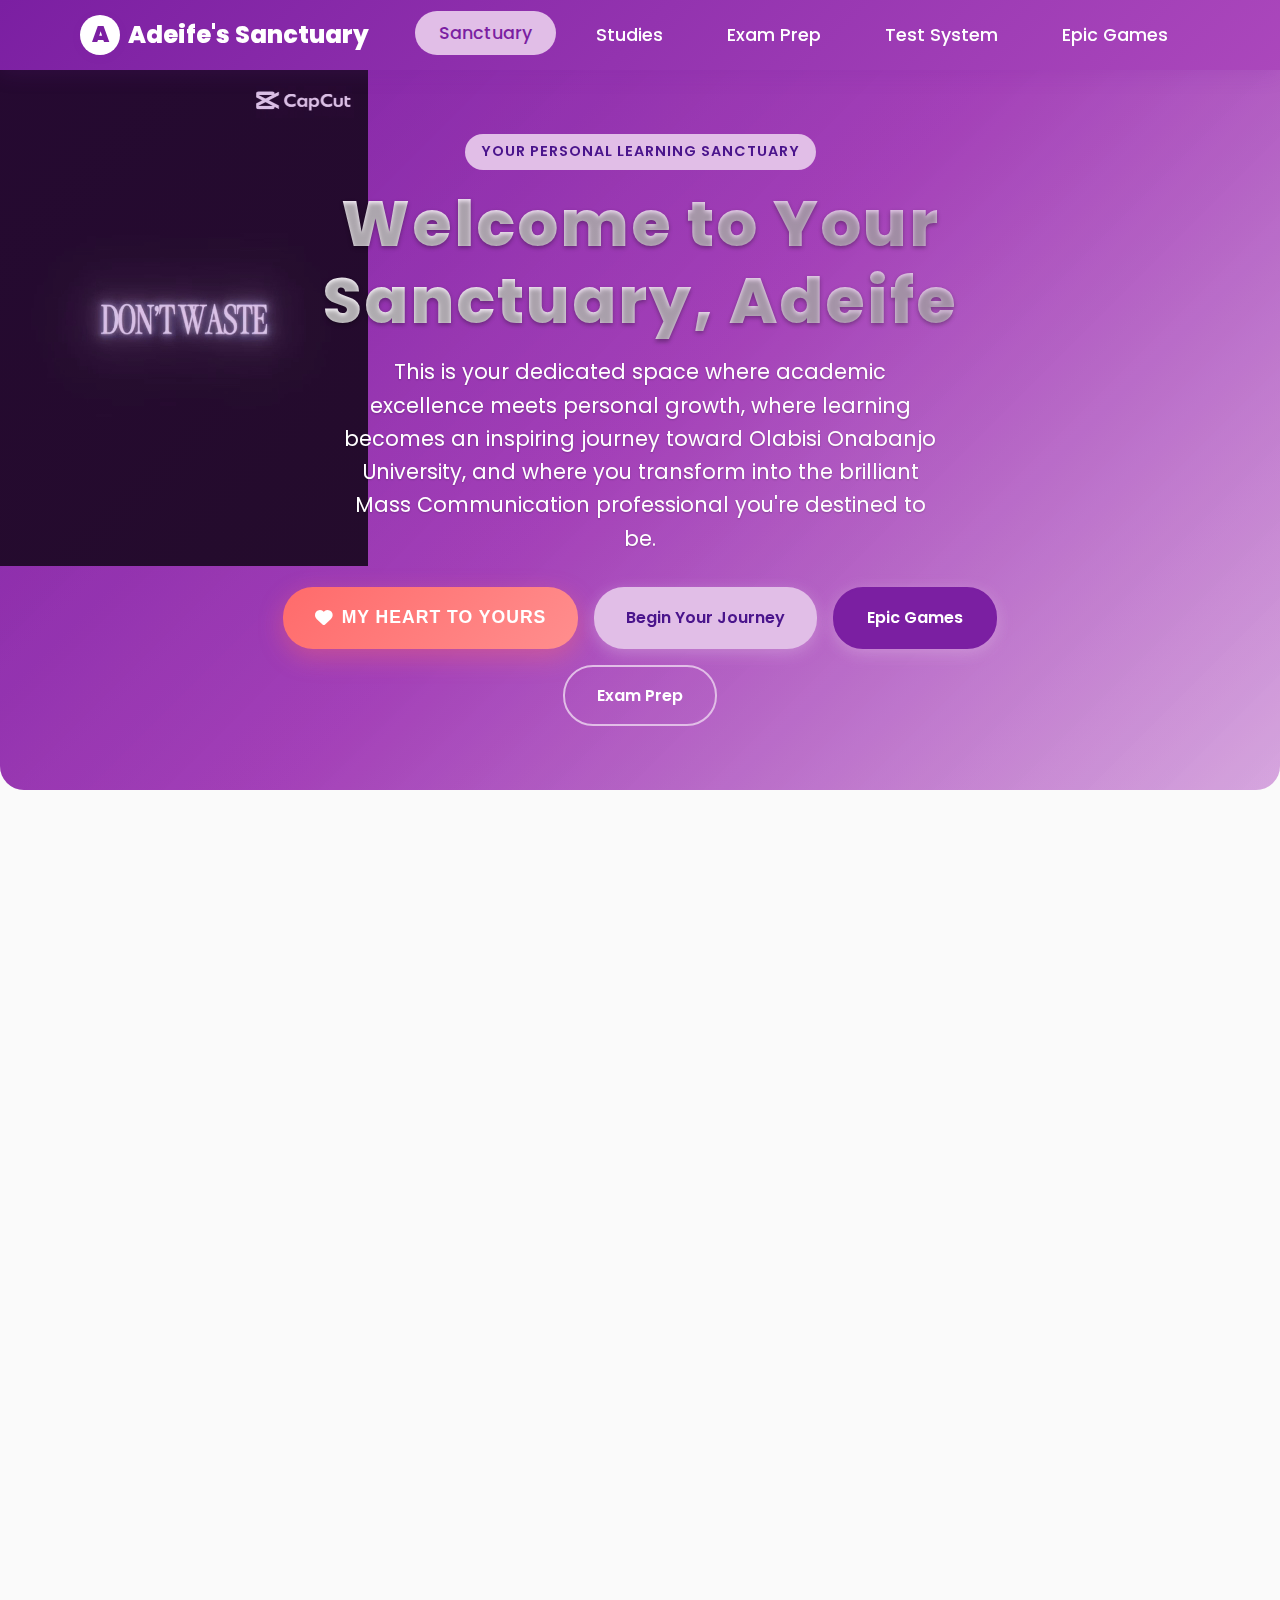
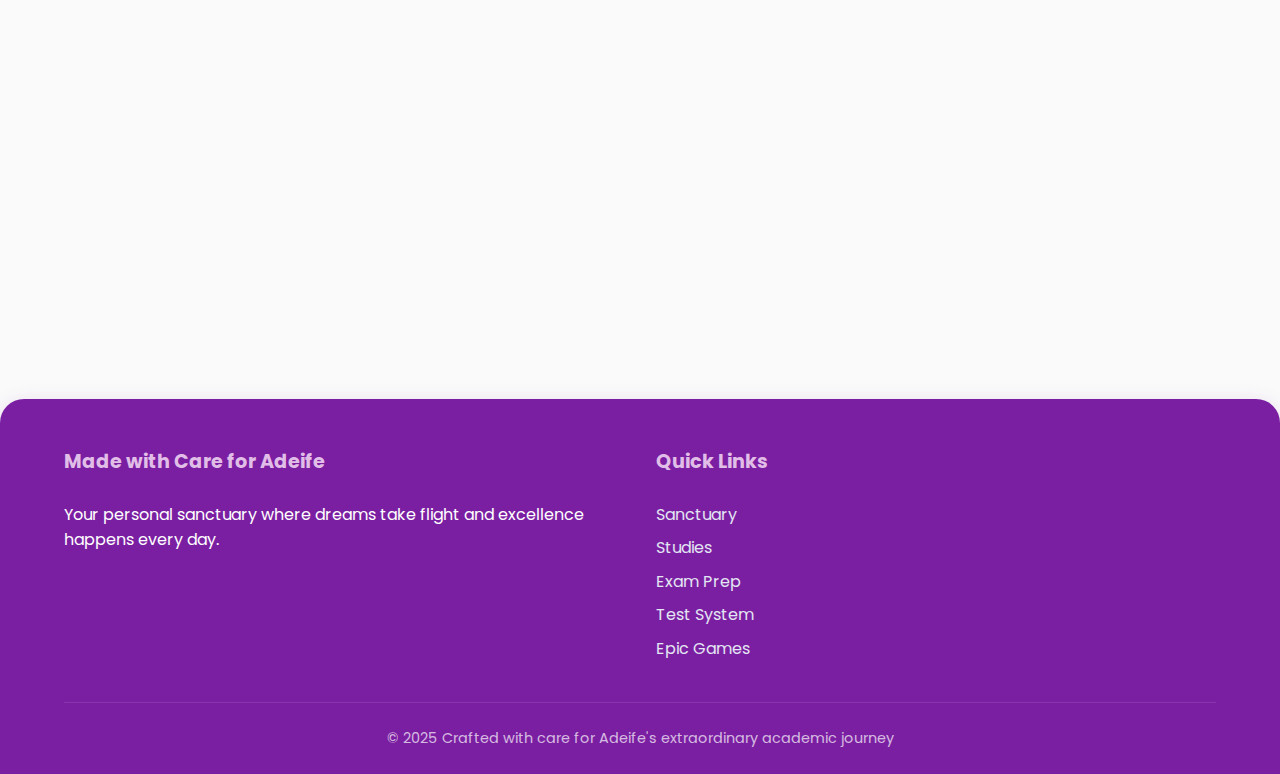
<file: index.html>
<!DOCTYPE html>
<html lang="en">
<head>
    <meta charset="UTF-8">
    <meta name="viewport" content="width=device-width, initial-scale=1.0">
    <title>Adeife's Sanctuary - Your Personal Learning Wonderland</title>
    <link rel="stylesheet" href="styles.css">
    <link rel="stylesheet" href="apology-styles.css">
    <link rel="preconnect" href="https://fonts.googleapis.com">
    <link rel="preconnect" href="https://fonts.gstatic.com" crossorigin>
    <link href="https://fonts.googleapis.com/css2?family=Poppins:wght@300;400;500;600;700;800&display=swap" rel="stylesheet">
    <link rel="stylesheet" href="https://cdnjs.cloudflare.com/ajax/libs/font-awesome/6.0.0/css/all.min.css">
</head>
<body>
    <header>
        <div class="container">
            <div class="header-wrapper">
                <div class="logo-container">
                    <a href="index.html" class="logo">
                        <div class="logo-icon">A</div>
                        Adeife's Sanctuary
                    </a>
                </div>
                
                <button class="mobile-menu-toggle" onclick="toggleMobileMenu()">
                    <span></span>
                    <span></span>
                    <span></span>
                </button>
                
                <nav class="main-nav" id="mainNav">
                    <a href="index.html" class="active">Sanctuary</a>
                    <a href="masscom.html">Studies</a>
                    <a href="examprep.html">Exam Prep</a>
                    <a href="comprehensive-test-system.html">Test System</a>
                    <a href="games.html">Epic Games</a>
                </nav>
            </div>
        </div>
    </header>

    <section class="hero">
        <div class="hero-background">
            <video autoplay muted loop class="hero-video">
                <source src="slideshow.mp4" type="video/mp4">
                Your browser does not support the video tag.
            </video>
            <div class="hero-overlay"></div>
        </div>
        <div class="hero-content">
            <div class="hero-tagline">Your Personal Learning Sanctuary</div>
            <h1>Welcome to Your Sanctuary, Adeife</h1>
            <p>This is your dedicated space where academic excellence meets personal growth, where learning becomes an inspiring journey toward Olabisi Onabanjo University, and where you transform into the brilliant Mass Communication professional you're destined to be.</p>
            <div class="hero-buttons">
                <button class="btn btn-apology" onclick="showApology()">
                    <i class="fas fa-heart"></i>
                    My Heart to Yours
                    <span class="btn-glow"></span>
                </button>
                <a href="masscom.html" class="btn">Begin Your Journey</a>
                <a href="games.html" class="btn btn-secondary">Epic Games</a>
                <a href="examprep.html" class="btn btn-outline">Exam Prep</a>
            </div>
        </div>
    </section>

    <main>
        <div class="container">
            <section class="intro animate">
                <div class="section-title">
                    <h2>Your Personal Learning Sanctuary</h2>
                    <p>Where excellence meets inspiration, and dreams become reality</p>
                </div>
                <div class="intro-content">
                    <p>Welcome to your sanctuary, Adeife - a comprehensive learning environment crafted specifically for your success. Here, learning transcends traditional boundaries; it's an inspiring journey where every lesson brings you closer to your professional aspirations. You're not just a student; you're a future media professional in development.</p>
            
                    <div class="special-message">
                        <p><strong>You Are Destined for Greatness</strong></p>
                    </div>
                </div>
                
                <div class="motivation-carousel">
                    <div class="quote-container">
                        <div class="quote active">
                            <p>"Adeife, you possess the intellectual capacity and determination needed for excellence. Every concept you master brings you closer to becoming the media professional the industry needs."</p>
                            <span class="quote-author">- Your Academic Foundation</span>
                        </div>
                        <div class="quote">
                            <p>"In this sanctuary, your potential is unlimited. Your curiosity drives discovery, your dedication ensures mastery, and your vision shapes your future."</p>
                            <span class="quote-author">- Your Professional Development</span>
                        </div>
                        <div class="quote">
                            <p>"Remember, every expert was once a beginner. Every success story started with commitment to learning. Today, you advance that commitment in your sanctuary."</p>
                            <span class="quote-author">- Your Path to Excellence</span>
                        </div>
                    </div>
                    <div class="quote-dots">
                        <span class="dot active" onclick="currentQuote(1)"></span>
                        <span class="dot" onclick="currentQuote(2)"></span>
                        <span class="dot" onclick="currentQuote(3)"></span>
                    </div>
                </div>
            </section>

            <section class="services animate">
                <div class="section-title">
                    <h2>Your Learning Environments</h2>
                </div>
                <div class="cards-container">
                    <div class="card">
                        <i class="fas fa-graduation-cap card-icon"></i>
                        <div class="card-content">
                            <h3>Academic Studies</h3>
                            <p>Complete Mass Communication curriculum with comprehensive resources and study materials.</p>
                            <a href="masscom.html" class="btn">Access Studies</a>
                        </div>
                    </div>
                    <div class="card">
                        <i class="fas fa-certificate card-icon"></i>
                        <div class="card-content">
                            <h3>External Exam Prep</h3>
                            <p>Master Government, CRS, and Literature for WAEC, NECO, and JAMB success.</p>
                            <a href="examprep.html" class="btn">Start Exam Prep</a>
                        </div>
                    </div>
                    <div class="card">
                        <i class="fas fa-clipboard-check card-icon"></i>
                        <div class="card-content">
                            <h3>Test System</h3>
                            <p>Advanced testing platform with 2000+ questions and certification system.</p>
                            <a href="comprehensive-test-system.html" class="btn">Enter Tests</a>
                        </div>
                    </div>
                    <div class="card">
                        <i class="fas fa-gamepad card-icon"></i>
                        <div class="card-content">
                            <h3>Epic Games Universe</h3>
                            <p>15,000+ questions across educational, mind-cracking, and spicy challenges.</p>
                            <a href="games.html" class="btn">Enter Epic Games</a>
                        </div>
                    </div>
                </div>
            </section>

            <section class="academic-timeline animate">
                <div class="section-title">
                    <h2>Your Path to OOU Mass Communication</h2>
                    <p>From pre-degree preparation to university success</p>
                </div>
                <div class="timeline">
                    <div class="timeline-item">
                        <div class="timeline-icon"><i class="fas fa-book-open"></i></div>
                        <div class="timeline-content">
                            <h3>Pre-Degree Preparation</h3>
                            <p>Master foundation subjects for OOU entry requirements.</p>
                        </div>
                    </div>
                    <div class="timeline-item">
                        <div class="timeline-icon"><i class="fas fa-university"></i></div>
                        <div class="timeline-content">
                            <h3>OOU Pre-Degree Program</h3>
                            <p>Excel in the 1-year pre-degree program at Olabisi Onabanjo University.</p>
                        </div>
                    </div>
                    <div class="timeline-item">
                        <div class="timeline-icon"><i class="fas fa-graduation-cap"></i></div>
                        <div class="timeline-content">
                            <h3>Mass Communication Degree</h3>
                            <p>Progress to 4-year Mass Communication degree program.</p>
                        </div>
                    </div>
                    <div class="timeline-item">
                        <div class="timeline-icon"><i class="fas fa-trophy"></i></div>
                        <div class="timeline-content">
                            <h3>Professional Success</h3>
                            <p>Graduate as a skilled Mass Communication professional.</p>
                        </div>
                    </div>
                </div>
            </section>

            <section class="study-stats animate">
                <div class="stats-container">
                    <div class="stat-card">
                        <div class="stat-number">∞</div>
                        <div class="stat-label">Your Potential</div>
                    </div>
                    <div class="stat-card">
                        <div class="stat-number">24/7</div>
                        <div class="stat-label">Support & Love</div>
                    </div>
                    <div class="stat-card">
                        <div class="stat-number">100%</div>
                        <div class="stat-label">Belief in You</div>
                    </div>
                    <div class="stat-card">
                        <div class="stat-number">1st</div>
                        <div class="stat-label">Place in Our Hearts</div>
                    </div>
                </div>
            </section>

            <section class="motivation-message animate">
                <div class="love-card">
                    <h2>A Personal Message for Your Dreams</h2>
                    <p>Dearest Adeife, you are absolutely magnificent! This sanctuary was born from the belief that you deserve nothing but the best. Every pixel, every word, every feature was crafted with love to support your incredible journey.</p>
                    <p>You're not just learning Mass Communication - you're discovering your superpowers! Your voice will inspire, your stories will move hearts, and your creativity will change the world. This is your time to shine, beautiful soul!</p>
                    <p>When you feel overwhelmed, remember: you belong here, you are capable of amazing things, and this sanctuary will always be your safe space to grow, learn, and flourish.</p>
                    <div class="signature">You are loved, you are brilliant, you are destined for greatness!</div>
                </div>
            </section>

            <section class="inspiration-booster animate">
                <div class="section-title">
                    <h2>Daily Inspiration for Excellence</h2>
                    <p>Powerful quotes to fuel your academic journey</p>
                </div>
                <div class="inspiration-carousel">
                    <div class="inspiration-container">
                        <div class="inspiration-quote active">
                            <p>"The way to get started is to quit talking and begin doing."</p>
                            <span class="inspiration-author">- Walt Disney</span>
                        </div>
                        <div class="inspiration-quote">
                            <p>"Success is not final, failure is not fatal: it is the courage to continue that counts."</p>
                            <span class="inspiration-author">- Winston Churchill</span>
                        </div>
                        <div class="inspiration-quote">
                            <p>"Believe you can and you're halfway there."</p>
                            <span class="inspiration-author">- Theodore Roosevelt</span>
                        </div>
                        <div class="inspiration-quote">
                            <p>"The future belongs to those who believe in the beauty of their dreams."</p>
                            <span class="inspiration-author">- Eleanor Roosevelt</span>
                        </div>
                        <div class="inspiration-quote">
                            <p>"Your limitation—it's only your imagination."</p>
                            <span class="inspiration-author">- Anonymous</span>
                        </div>
                        <div class="inspiration-quote">
                            <p>"Great things never come from comfort zones."</p>
                            <span class="inspiration-author">- Anonymous</span>
                        </div>
                        <div class="inspiration-quote">
                            <p>"Success doesn't just find you. You have to go out and get it."</p>
                            <span class="inspiration-author">- Anonymous</span>
                        </div>
                        <div class="inspiration-quote">
                            <p>"Do something today that your future self will thank you for."</p>
                            <span class="inspiration-author">- Sean Patrick Flanery</span>
                        </div>
                    </div>
                    <div class="inspiration-controls">
                        <button class="inspiration-btn" onclick="previousInspiration()"><i class="fas fa-chevron-left"></i></button>
                        <button class="inspiration-btn" onclick="nextInspiration()"><i class="fas fa-chevron-right"></i></button>
                    </div>
                </div>
            </section>

            <section class="study-strengths animate">
                <div class="section-title">
                    <h2>Your Natural Talents</h2>
                    <p>The amazing talents you're about to discover and develop</p>
                </div>
                <div class="reasons-grid">
                    <div class="reason-card">
                        <i class="fas fa-feather-alt"></i>
                        <h3>Storytelling Excellence</h3>
                        <p>You have the gift of weaving words into captivating stories that touch hearts and change minds.</p>
                    </div>
                    <div class="reason-card">
                        <i class="fas fa-microphone-alt"></i>
                        <h3>Confident Communication</h3>
                        <p>Watch yourself bloom into a confident speaker who commands attention and inspires audiences.</p>
                    </div>
                    <div class="reason-card">
                        <i class="fas fa-eye"></i>
                        <h3>Media Analysis Skills</h3>
                        <p>Develop your superpower to see beyond the surface and understand deeper meanings in media.</p>
                    </div>
                    <div class="reason-card">
                        <i class="fas fa-mobile-alt"></i>
                        <h3>Digital Media Mastery</h3>
                        <p>Master the digital realm with your tech-savvy skills and creative content creation.</p>
                    </div>
                    <div class="reason-card">
                        <i class="fas fa-heart"></i>
                        <h3>Empathy & Connection</h3>
                        <p>Your natural ability to understand and connect with people is your greatest strength.</p>
                    </div>
                    <div class="reason-card">
                        <i class="fas fa-globe-americas"></i>
                        <h3>Global Perspective</h3>
                        <p>See the world through a communicator's lens and bridge cultures through understanding.</p>
                    </div>
                </div>
            </section>
        </div>
    </main>

    <footer>
        <div class="container">
            <div class="footer-content">
                <div class="footer-column">
                    <h3>Made with Care for Adeife</h3>
                    <p>Your personal sanctuary where dreams take flight and excellence happens every day.</p>
                </div>
                <div class="footer-column">
                    <h3>Quick Links</h3>
                    <ul>
                        <li><a href="index.html">Sanctuary</a></li>
                        <li><a href="masscom.html">Studies</a></li>
                        <li><a href="examprep.html">Exam Prep</a></li>
                        <li><a href="comprehensive-test-system.html">Test System</a></li>
                        <li><a href="games.html">Epic Games</a></li>
                    </ul>
                </div>
            </div>
            <div class="copyright">
                <p>&copy; 2025 Crafted with care for Adeife's extraordinary academic journey</p>
            </div>
        </div>
    </footer>

    <!-- Apology Modal -->
    <div id="apologyModal" class="apology-modal">
        <div class="apology-content">
            <div class="apology-close" onclick="closeApology()">&times;</div>
            <div class="apology-header">
                <div class="floating-hearts">
                    <i class="fas fa-heart"></i>
                    <i class="fas fa-heart"></i>
                    <i class="fas fa-heart"></i>
                    <i class="fas fa-heart"></i>
                    <i class="fas fa-heart"></i>
                </div>
                <h1 class="apology-title">My Dearest Adeife</h1>
                <div class="apology-subtitle">From the bottom of my heart</div>
            </div>
            
            <div class="apology-body">
                <div class="apology-message">
                    <p class="main-message">My beautiful Adeife, I'm so deeply sorry for hurting you. You mean absolutely everything to me, and seeing you in pain because of something I did breaks my heart completely. You deserve to be treated with nothing but love, kindness, and respect, and I failed you. I'm truly, genuinely sorry.</p>
                    
                    <div class="love-declaration">
                        <h3>Why I Love You So Much</h3>
                        <div class="love-points">
                            <div class="love-point">
                                <i class="fas fa-star"></i>
                                <span>Your smile lights up my entire world and makes everything better</span>
                            </div>
                            <div class="love-point">
                                <i class="fas fa-heart"></i>
                                <span>You have the most beautiful, caring heart I've ever known</span>
                            </div>
                            <div class="love-point">
                                <i class="fas fa-sun"></i>
                                <span>You bring warmth and joy into every moment we share</span>
                            </div>
                            <div class="love-point">
                                <i class="fas fa-flower"></i>
                                <span>Your kindness and grace inspire me to be a better person</span>
                            </div>
                            <div class="love-point">
                                <i class="fas fa-rainbow"></i>
                                <span>You make even ordinary days feel magical and special</span>
                            </div>
                            <div class="love-point">
                                <i class="fas fa-dove"></i>
                                <span>Your love gives me peace and makes me feel truly home</span>
                            </div>
                        </div>
                    </div>
                    
                    <div class="promise-section">
                        <h3>My Promise to You</h3>
                        <p>I promise to love you better, to listen to your heart, to be more thoughtful with my words and actions. I promise to cherish you, protect your feelings, and never take your beautiful heart for granted again. You deserve all the love and happiness in the world, and I want to spend every day showing you just how precious you are to me.</p>
                    </div>
                    
                    <div class="final-message">
                        <p>Please forgive me, my love. I know I hurt you, and I'm so sorry. You are my heart, my best friend, my everything. I love you more than words could ever express, and I just want to hold you close and make everything right again. You are the most amazing person in my life.</p>
                        <div class="signature">With all my love and deepest regret ❤️</div>
                    </div>
                </div>
                
                <div class="apology-actions">
                    <button class="btn btn-forgive" onclick="showForgiveness()">
                        <i class="fas fa-heart"></i>
                        I Forgive You
                    </button>
                    <button class="btn btn-love" onclick="showLove()">
                        <i class="fas fa-kiss"></i>
                        I Love You Too
                    </button>
                </div>
            </div>
        </div>
    </div>
    
    <!-- Success Modal -->
    <div id="successModal" class="success-modal">
        <div class="success-content">
            <div class="success-animation">
                <div class="heart-explosion">
                    <i class="fas fa-heart"></i>
                    <i class="fas fa-heart"></i>
                    <i class="fas fa-heart"></i>
                    <i class="fas fa-heart"></i>
                    <i class="fas fa-heart"></i>
                    <i class="fas fa-heart"></i>
                </div>
            </div>
            <h2 id="successTitle">Thank You, My Love!</h2>
            <p id="successMessage">Your love means everything to me. I promise to cherish and protect your heart always.</p>
            <button class="btn btn-close" onclick="closeSuccess()">Close</button>
        </div>
    </div>

    <script src="main.js"></script>
    <script src="apology.js"></script>
</body>
</html>
</file>
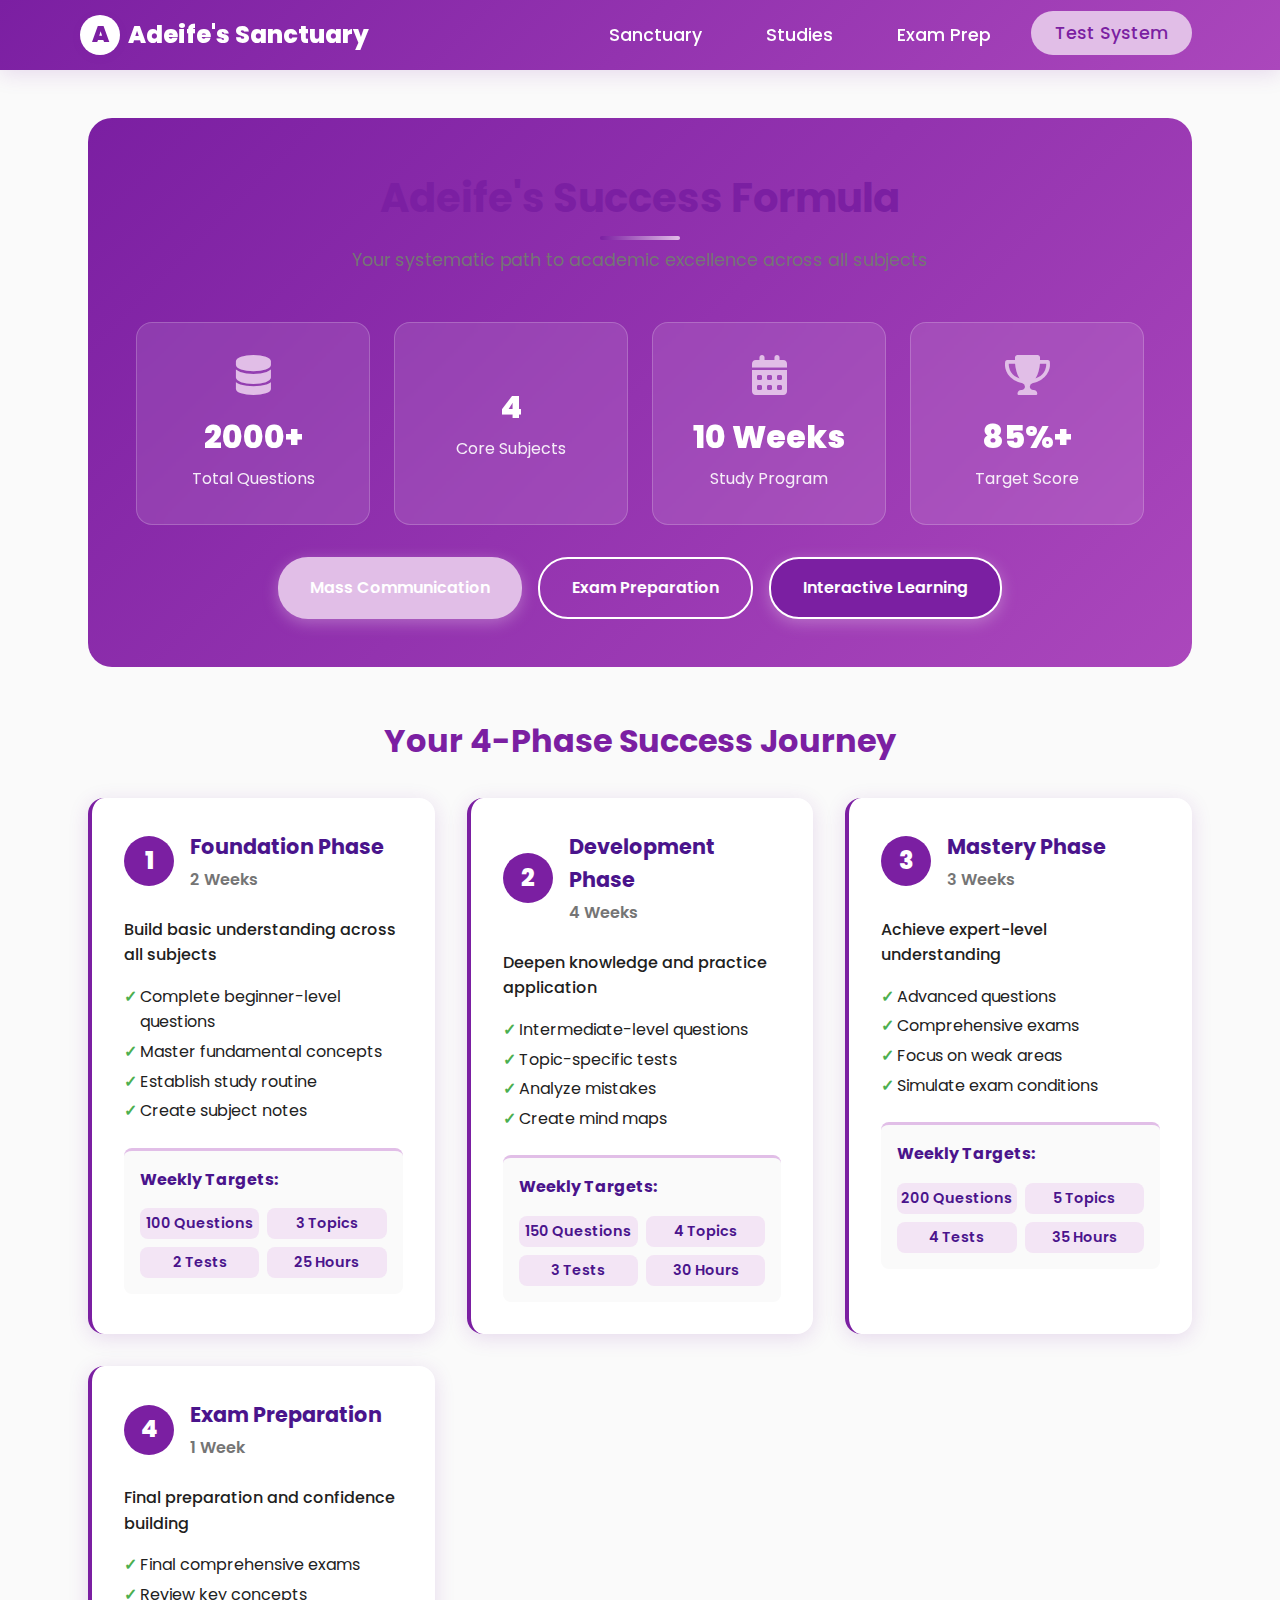
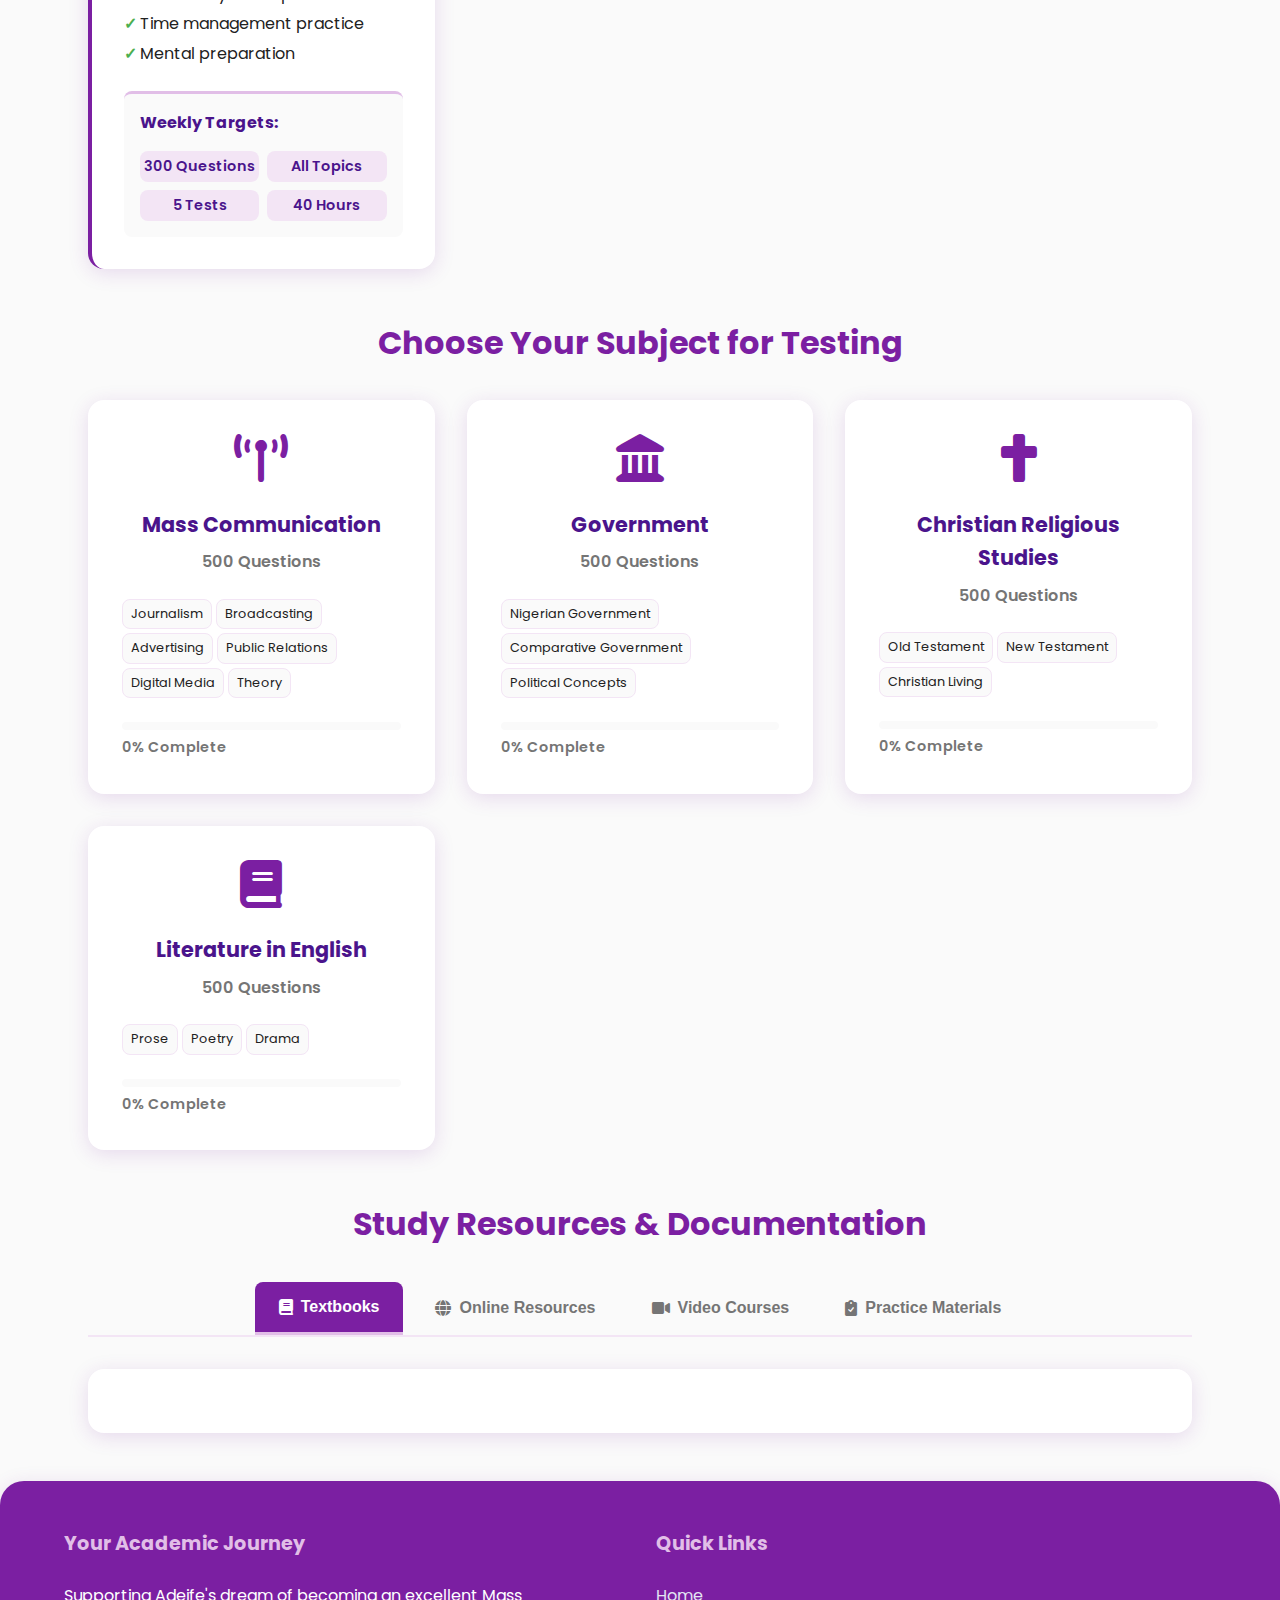
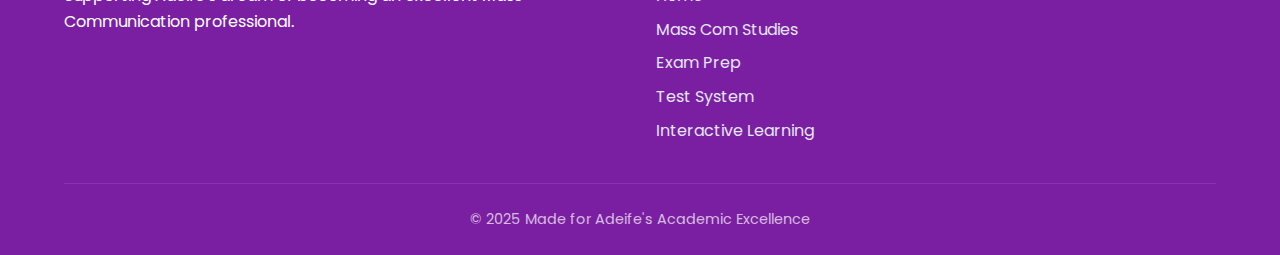
<file: comprehensive-test-system.html>
<!DOCTYPE html>
<html lang="en">
<head>
    <meta charset="UTF-8">
    <meta name="viewport" content="width=device-width, initial-scale=1.0">
    <title>Comprehensive Test System - Adeife's Sanctuary</title>
    <link rel="stylesheet" href="styles.css">
    <link rel="stylesheet" href="test-system.css">
    <link rel="preconnect" href="https://fonts.googleapis.com">
    <link rel="preconnect" href="https://fonts.gstatic.com" crossorigin>
    <link href="https://fonts.googleapis.com/css2?family=Poppins:wght@300;400;500;600;700;800&display=swap" rel="stylesheet">
    <link rel="stylesheet" href="https://cdnjs.cloudflare.com/ajax/libs/font-awesome/6.0.0/css/all.min.css">
</head>
<body>
    <header>
        <div class="container">
            <div class="header-wrapper">
                <div class="logo-container">
                    <a href="index.html" class="logo">
                        <div class="logo-icon">A</div>
                        Adeife's Sanctuary
                    </a>
                </div>
                
                <button class="mobile-menu-toggle" onclick="toggleMobileMenu()">
                    <span></span>
                    <span></span>
                    <span></span>
                </button>
                
                <nav class="main-nav" id="mainNav">
                    <a href="index.html">Sanctuary</a>
                    <a href="masscom.html">Studies</a>
                    <a href="examprep.html">Exam Prep</a>
                    <a href="comprehensive-test-system.html" class="active">Test System</a>
                </nav>
            </div>
        </div>
    </header>

    <main>
        <div class="container">
            <!-- Study Formula Section -->
            <section class="study-formula-hero">
                <div class="section-title">
                    <h2>Adeife's Success Formula</h2>
                    <p>Your systematic path to academic excellence across all subjects</p>
                </div>
                
                <div class="formula-overview">
                    <div class="formula-stats">
                        <div class="stat-card">
                            <i class="fas fa-database"></i>
                            <h3>2000+</h3>
                            <p>Total Questions</p>
                        </div>
                        <div class="stat-card">
                            <i class="fas fa-subjects"></i>
                            <h3>4</h3>
                            <p>Core Subjects</p>
                        </div>
                        <div class="stat-card">
                            <i class="fas fa-calendar-alt"></i>
                            <h3>10 Weeks</h3>
                            <p>Study Program</p>
                        </div>
                        <div class="stat-card">
                            <i class="fas fa-trophy"></i>
                            <h3>85%+</h3>
                            <p>Target Score</p>
                        </div>
                    </div>
                    <div class="hero-buttons">
                        <a href="masscom.html" class="btn">Mass Communication</a>
                        <a href="examprep.html" class="btn btn-outline">Exam Preparation</a>
                        <a href="games.html" class="btn btn-secondary">Interactive Learning</a>
                    </div>
                </div>
            </section>

            <!-- Study Phases -->
            <section class="study-phases">
                <h2>Your 4-Phase Success Journey</h2>
                <div class="phases-container">
                    <div class="phase-card" data-phase="foundation">
                        <div class="phase-header">
                            <div class="phase-number">1</div>
                            <div class="phase-info">
                                <h3>Foundation Phase</h3>
                                <span>2 Weeks</span>
                            </div>
                        </div>
                        <div class="phase-content">
                            <p>Build basic understanding across all subjects</p>
                            <ul>
                                <li>Complete beginner-level questions</li>
                                <li>Master fundamental concepts</li>
                                <li>Establish study routine</li>
                                <li>Create subject notes</li>
                            </ul>
                            <div class="phase-targets">
                                <h4>Weekly Targets:</h4>
                                <div class="target-grid">
                                    <span>100 Questions</span>
                                    <span>3 Topics</span>
                                    <span>2 Tests</span>
                                    <span>25 Hours</span>
                                </div>
                            </div>
                        </div>
                    </div>

                    <div class="phase-card" data-phase="development">
                        <div class="phase-header">
                            <div class="phase-number">2</div>
                            <div class="phase-info">
                                <h3>Development Phase</h3>
                                <span>4 Weeks</span>
                            </div>
                        </div>
                        <div class="phase-content">
                            <p>Deepen knowledge and practice application</p>
                            <ul>
                                <li>Intermediate-level questions</li>
                                <li>Topic-specific tests</li>
                                <li>Analyze mistakes</li>
                                <li>Create mind maps</li>
                            </ul>
                            <div class="phase-targets">
                                <h4>Weekly Targets:</h4>
                                <div class="target-grid">
                                    <span>150 Questions</span>
                                    <span>4 Topics</span>
                                    <span>3 Tests</span>
                                    <span>30 Hours</span>
                                </div>
                            </div>
                        </div>
                    </div>

                    <div class="phase-card" data-phase="mastery">
                        <div class="phase-header">
                            <div class="phase-number">3</div>
                            <div class="phase-info">
                                <h3>Mastery Phase</h3>
                                <span>3 Weeks</span>
                            </div>
                        </div>
                        <div class="phase-content">
                            <p>Achieve expert-level understanding</p>
                            <ul>
                                <li>Advanced questions</li>
                                <li>Comprehensive exams</li>
                                <li>Focus on weak areas</li>
                                <li>Simulate exam conditions</li>
                            </ul>
                            <div class="phase-targets">
                                <h4>Weekly Targets:</h4>
                                <div class="target-grid">
                                    <span>200 Questions</span>
                                    <span>5 Topics</span>
                                    <span>4 Tests</span>
                                    <span>35 Hours</span>
                                </div>
                            </div>
                        </div>
                    </div>

                    <div class="phase-card" data-phase="exam-prep">
                        <div class="phase-header">
                            <div class="phase-number">4</div>
                            <div class="phase-info">
                                <h3>Exam Preparation</h3>
                                <span>1 Week</span>
                            </div>
                        </div>
                        <div class="phase-content">
                            <p>Final preparation and confidence building</p>
                            <ul>
                                <li>Final comprehensive exams</li>
                                <li>Review key concepts</li>
                                <li>Time management practice</li>
                                <li>Mental preparation</li>
                            </ul>
                            <div class="phase-targets">
                                <h4>Weekly Targets:</h4>
                                <div class="target-grid">
                                    <span>300 Questions</span>
                                    <span>All Topics</span>
                                    <span>5 Tests</span>
                                    <span>40 Hours</span>
                                </div>
                            </div>
                        </div>
                    </div>
                </div>
            </section>

            <!-- Subject Selection -->
            <section class="subject-selection">
                <h2>Choose Your Subject for Testing</h2>
                <div class="subject-grid">
                    <div class="subject-card" onclick="selectSubject('masscom')">
                        <div class="subject-icon">
                            <i class="fas fa-broadcast-tower"></i>
                        </div>
                        <h3>Mass Communication</h3>
                        <p>500 Questions</p>
                        <div class="subject-topics">
                            <span>Journalism</span>
                            <span>Broadcasting</span>
                            <span>Advertising</span>
                            <span>Public Relations</span>
                            <span>Digital Media</span>
                            <span>Theory</span>
                        </div>
                        <div class="progress-indicator">
                            <div class="progress-bar">
                                <div class="progress-fill" style="width: 0%"></div>
                            </div>
                            <span class="progress-text">0% Complete</span>
                        </div>
                    </div>

                    <div class="subject-card" onclick="selectSubject('government')">
                        <div class="subject-icon">
                            <i class="fas fa-landmark"></i>
                        </div>
                        <h3>Government</h3>
                        <p>500 Questions</p>
                        <div class="subject-topics">
                            <span>Nigerian Government</span>
                            <span>Comparative Government</span>
                            <span>Political Concepts</span>
                        </div>
                        <div class="progress-indicator">
                            <div class="progress-bar">
                                <div class="progress-fill" style="width: 0%"></div>
                            </div>
                            <span class="progress-text">0% Complete</span>
                        </div>
                    </div>

                    <div class="subject-card" onclick="selectSubject('crs')">
                        <div class="subject-icon">
                            <i class="fas fa-cross"></i>
                        </div>
                        <h3>Christian Religious Studies</h3>
                        <p>500 Questions</p>
                        <div class="subject-topics">
                            <span>Old Testament</span>
                            <span>New Testament</span>
                            <span>Christian Living</span>
                        </div>
                        <div class="progress-indicator">
                            <div class="progress-bar">
                                <div class="progress-fill" style="width: 0%"></div>
                            </div>
                            <span class="progress-text">0% Complete</span>
                        </div>
                    </div>

                    <div class="subject-card" onclick="selectSubject('literature')">
                        <div class="subject-icon">
                            <i class="fas fa-book"></i>
                        </div>
                        <h3>Literature in English</h3>
                        <p>500 Questions</p>
                        <div class="subject-topics">
                            <span>Prose</span>
                            <span>Poetry</span>
                            <span>Drama</span>
                        </div>
                        <div class="progress-indicator">
                            <div class="progress-bar">
                                <div class="progress-fill" style="width: 0%"></div>
                            </div>
                            <span class="progress-text">0% Complete</span>
                        </div>
                    </div>
                </div>
            </section>

            <!-- Test Type Selection -->
            <section class="test-selection" id="testSelection" style="display: none;">
                <h2>Select Test Type</h2>
                <div class="test-types">
                    <div class="test-type-card" onclick="startTest('topic')">
                        <i class="fas fa-clipboard-list"></i>
                        <h3>Topic Test</h3>
                        <div class="test-details">
                            <p>20 Questions • 30 Minutes</p>
                            <p>Passing Score: 70%</p>
                            <p>Focus on specific topics</p>
                        </div>
                    </div>

                    <div class="test-type-card" onclick="startTest('subject')">
                        <i class="fas fa-file-alt"></i>
                        <h3>Subject Test</h3>
                        <div class="test-details">
                            <p>50 Questions • 75 Minutes</p>
                            <p>Passing Score: 75%</p>
                            <p>Comprehensive subject coverage</p>
                        </div>
                    </div>

                    <div class="test-type-card" onclick="startTest('comprehensive')">
                        <i class="fas fa-graduation-cap"></i>
                        <h3>Comprehensive Exam</h3>
                        <div class="test-details">
                            <p>100 Questions • 150 Minutes</p>
                            <p>Passing Score: 80%</p>
                            <p>Full subject mastery test</p>
                        </div>
                    </div>

                    <div class="test-type-card" onclick="startTest('final')">
                        <i class="fas fa-certificate"></i>
                        <h3>Final Certification</h3>
                        <div class="test-details">
                            <p>200 Questions • 180 Minutes</p>
                            <p>Passing Score: 85%</p>
                            <p>Ultimate mastery certification</p>
                        </div>
                    </div>
                </div>
            </section>

            <!-- Topic Selection (for topic tests) -->
            <section class="topic-selection" id="topicSelection" style="display: none;">
                <h2>Select Topic</h2>
                <div class="topics-grid" id="topicsGrid">
                    <!-- Topics will be populated dynamically -->
                </div>
            </section>

            <!-- Test Interface -->
            <section class="test-interface" id="testInterface" style="display: none;">
                <div class="test-header">
                    <div class="test-info">
                        <h2 id="testTitle">Test Title</h2>
                        <div class="test-meta">
                            <span id="testSubject">Subject</span> • 
                            <span id="testType">Type</span> • 
                            <span id="questionProgress">1/20</span>
                        </div>
                    </div>
                    <div class="test-timer">
                        <i class="fas fa-clock"></i>
                        <span id="timeRemaining">30:00</span>
                    </div>
                </div>

                <div class="question-container">
                    <div class="question-number">
                        Question <span id="currentQuestionNum">1</span>
                    </div>
                    <div class="question-text" id="questionText">
                        Loading question...
                    </div>
                    <div class="options-container" id="optionsContainer">
                        <!-- Options will be populated dynamically -->
                    </div>
                </div>

                <div class="test-controls">
                    <button class="btn btn-outline" id="prevBtn" onclick="previousQuestion()">
                        <i class="fas fa-arrow-left"></i> Previous
                    </button>
                    <button class="btn btn-outline" onclick="flagQuestion()">
                        <i class="fas fa-flag"></i> Flag
                    </button>
                    <button class="btn" id="nextBtn" onclick="nextQuestion()">
                        Next <i class="fas fa-arrow-right"></i>
                    </button>
                    <button class="btn btn-success" id="submitBtn" onclick="submitTest()" style="display: none;">
                        <i class="fas fa-check"></i> Submit Test
                    </button>
                </div>

                <div class="question-navigator">
                    <h4>Question Navigator</h4>
                    <div class="navigator-grid" id="navigatorGrid">
                        <!-- Question numbers will be populated dynamically -->
                    </div>
                    <div class="navigator-legend">
                        <span class="legend-item"><span class="legend-color answered"></span> Answered</span>
                        <span class="legend-item"><span class="legend-color flagged"></span> Flagged</span>
                        <span class="legend-item"><span class="legend-color current"></span> Current</span>
                        <span class="legend-item"><span class="legend-color unanswered"></span> Unanswered</span>
                    </div>
                </div>
            </section>

            <!-- Test Results -->
            <section class="test-results" id="testResults" style="display: none;">
                <div class="results-header">
                    <i class="fas fa-trophy"></i>
                    <h2>Test Complete!</h2>
                </div>

                <div class="results-summary">
                    <div class="score-display">
                        <div class="score-circle">
                            <span id="finalScore">85%</span>
                        </div>
                        <div class="score-details">
                            <p><span id="correctAnswers">17</span> out of <span id="totalQuestions">20</span> correct</p>
                            <p class="pass-status" id="passStatus">Passed!</p>
                        </div>
                    </div>

                    <div class="performance-metrics">
                        <div class="metric">
                            <i class="fas fa-clock"></i>
                            <span>Time Taken</span>
                            <strong id="timeTaken">25:30</strong>
                        </div>
                        <div class="metric">
                            <i class="fas fa-percentage"></i>
                            <span>Accuracy</span>
                            <strong id="accuracy">85%</strong>
                        </div>
                        <div class="metric">
                            <i class="fas fa-chart-line"></i>
                            <span>Difficulty</span>
                            <strong id="avgDifficulty">Intermediate</strong>
                        </div>
                    </div>
                </div>

                <div class="detailed-analysis" id="detailedAnalysis">
                    <!-- Detailed analysis will be populated -->
                </div>

                <div class="results-actions">
                    <button class="btn" onclick="reviewAnswers()">
                        <i class="fas fa-eye"></i> Review Answers
                    </button>
                    <button class="btn btn-outline" onclick="retakeTest()">
                        <i class="fas fa-redo"></i> Retake Test
                    </button>
                    <button class="btn btn-secondary" onclick="backToSubjects()">
                        <i class="fas fa-home"></i> Back to Subjects
                    </button>
                    <button class="btn btn-success" onclick="generateCertificate()" id="certBtn" style="display: none;">
                        <i class="fas fa-certificate"></i> Generate Certificate
                    </button>
                </div>
            </section>

            <!-- Study Resources -->
            <section class="study-resources">
                <h2>Study Resources & Documentation</h2>
                <div class="resources-tabs">
                    <button class="resource-tab active" onclick="showResourceCategory('textbooks')">
                        <i class="fas fa-book"></i> Textbooks
                    </button>
                    <button class="resource-tab" onclick="showResourceCategory('online')">
                        <i class="fas fa-globe"></i> Online Resources
                    </button>
                    <button class="resource-tab" onclick="showResourceCategory('videos')">
                        <i class="fas fa-video"></i> Video Courses
                    </button>
                    <button class="resource-tab" onclick="showResourceCategory('practice')">
                        <i class="fas fa-clipboard-check"></i> Practice Materials
                    </button>
                </div>

                <div class="resources-content" id="resourcesContent">
                    <!-- Resources will be populated dynamically -->
                </div>
            </section>
        </div>
    </main>

    <footer>
        <div class="container">
            <div class="footer-content">
                <div class="footer-column">
                    <h3>Your Academic Journey</h3>
                    <p>Supporting Adeife's dream of becoming an excellent Mass Communication professional.</p>
                </div>
                <div class="footer-column">
                    <h3>Quick Links</h3>
                    <ul>
                        <li><a href="index.html">Home</a></li>
                        <li><a href="masscom.html">Mass Com Studies</a></li>
                        <li><a href="examprep.html">Exam Prep</a></li>
                        <li><a href="comprehensive-test-system.html">Test System</a></li>
                        <li><a href="games.html">Interactive Learning</a></li>
                    </ul>
                </div>
            </div>
            <div class="copyright">
                <p>&copy; 2025 Made for Adeife's Academic Excellence</p>
            </div>
        </div>
    </footer>

    <script src="megadatabase.js"></script>
    <script src="test-system.js"></script>
</body>
</html>
</file>
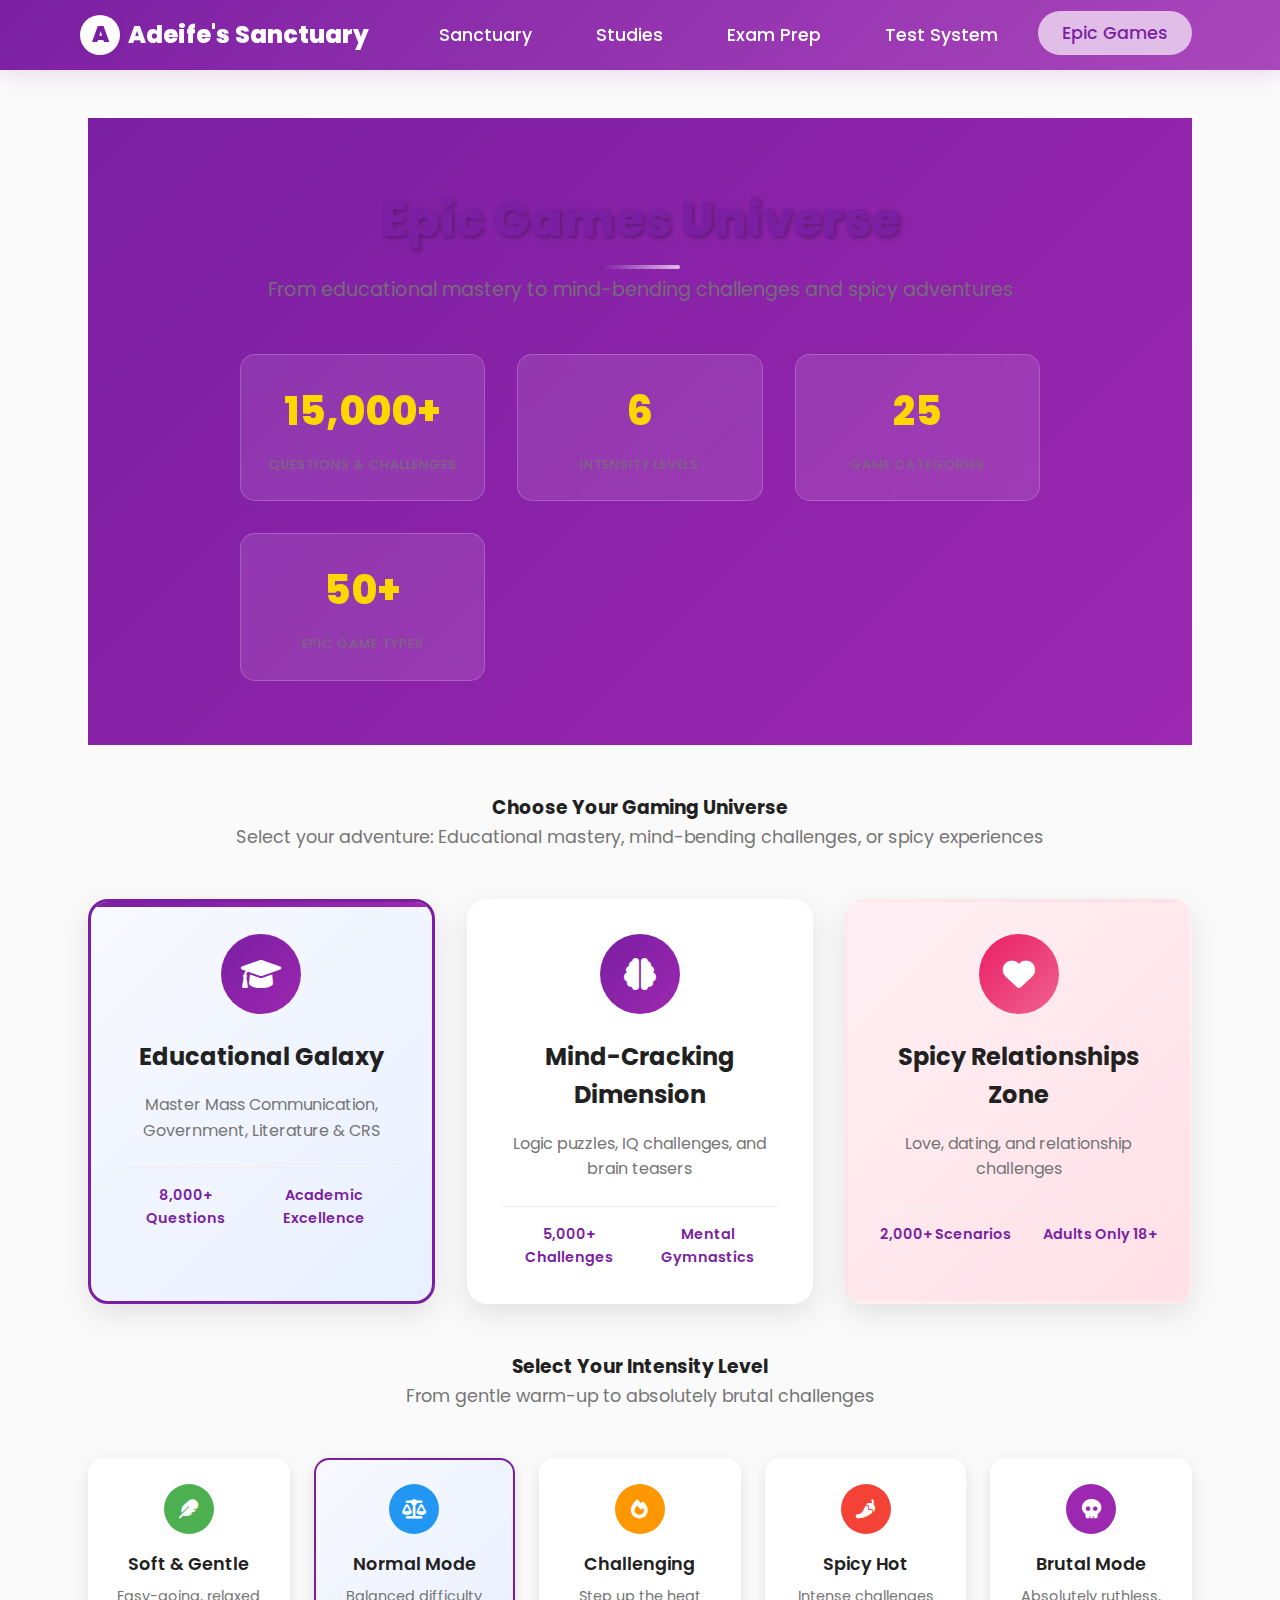
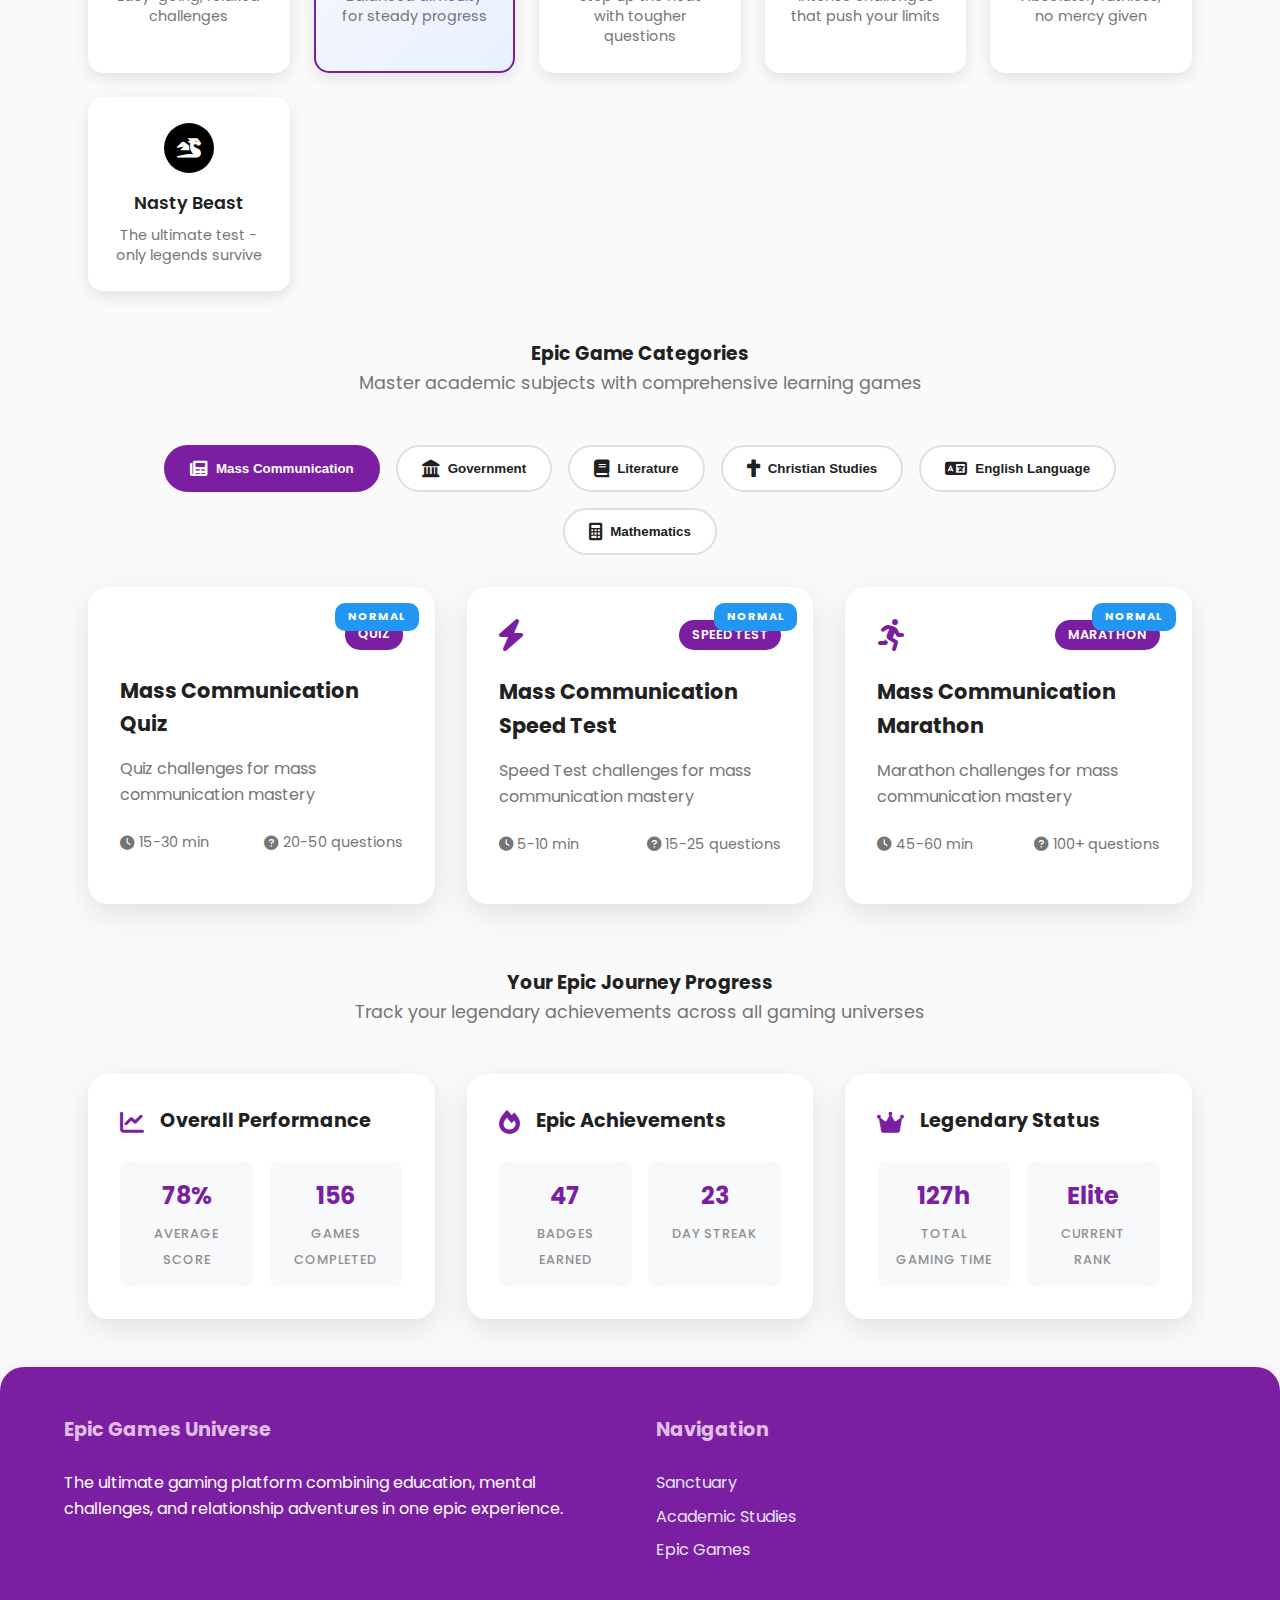
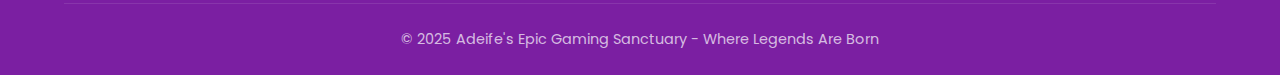
<file: games.html>
<!DOCTYPE html>
<html lang="en">
<head>
    <meta charset="UTF-8">
    <meta name="viewport" content="width=device-width, initial-scale=1.0">
    <title>Epic Games Universe - Adeife's Sanctuary</title>
    <link rel="stylesheet" href="styles.css">
    <link rel="stylesheet" href="games.css">
    <link rel="preconnect" href="https://fonts.googleapis.com">
    <link rel="preconnect" href="https://fonts.gstatic.com" crossorigin>
    <link href="https://fonts.googleapis.com/css2?family=Poppins:wght@300;400;500;600;700;800&display=swap" rel="stylesheet">
    <link rel="stylesheet" href="https://cdnjs.cloudflare.com/ajax/libs/font-awesome/6.0.0/css/all.min.css">
</head>
<body>
    <header>
        <div class="container">
            <div class="header-wrapper">
                <div class="logo-container">
                    <a href="index.html" class="logo">
                        <div class="logo-icon">A</div>
                        Adeife's Sanctuary
                    </a>
                </div>
                
                <button class="mobile-menu-toggle" onclick="toggleMobileMenu()">
                    <span></span>
                    <span></span>
                    <span></span>
                </button>
                
                <nav class="main-nav" id="mainNav">
                    <a href="index.html">Sanctuary</a>
                    <a href="masscom.html">Studies</a>
                    <a href="examprep.html">Exam Prep</a>
                    <a href="comprehensive-test-system.html">Test System</a>
                    <a href="games.html" class="active">Epic Games</a>
                </nav>
            </div>
        </div>
    </header>

    <main>
        <div class="container">
            <section class="games-hero">
                <div class="section-title">
                    <h2>Epic Games Universe</h2>
                    <p>From educational mastery to mind-bending challenges and spicy adventures</p>
                </div>
                
                <div class="learning-stats">
                    <div class="stat-item">
                        <span class="stat-number" id="totalQuestions">15,000+</span>
                        <span class="stat-label">Questions & Challenges</span>
                    </div>
                    <div class="stat-item">
                        <span class="stat-number" id="difficultyLevels">6</span>
                        <span class="stat-label">Intensity Levels</span>
                    </div>
                    <div class="stat-item">
                        <span class="stat-number" id="subjects">25</span>
                        <span class="stat-label">Game Categories</span>
                    </div>
                    <div class="stat-item">
                        <span class="stat-number" id="gameTypes">50+</span>
                        <span class="stat-label">Epic Game Types</span>
                    </div>
                </div>
            </section>

            <!-- Game Universe Selection -->
            <section class="game-universe-selection">
                <div class="section-title">
                    <h3>Choose Your Gaming Universe</h3>
                    <p>Select your adventure: Educational mastery, mind-bending challenges, or spicy experiences</p>
                </div>
                
                <div class="universe-grid">
                    <div class="universe-card" data-universe="educational" onclick="selectUniverse('educational')">
                        <div class="universe-icon">
                            <i class="fas fa-graduation-cap"></i>
                        </div>
                        <h4>Educational Galaxy</h4>
                        <p>Master Mass Communication, Government, Literature & CRS</p>
                        <div class="universe-stats">
                            <span>8,000+ Questions</span>
                            <span>Academic Excellence</span>
                        </div>
                    </div>
                    
                    <div class="universe-card" data-universe="mindcrack" onclick="selectUniverse('mindcrack')">
                        <div class="universe-icon">
                            <i class="fas fa-brain"></i>
                        </div>
                        <h4>Mind-Cracking Dimension</h4>
                        <p>Logic puzzles, IQ challenges, and brain teasers</p>
                        <div class="universe-stats">
                            <span>5,000+ Challenges</span>
                            <span>Mental Gymnastics</span>
                        </div>
                    </div>
                    
                    <div class="universe-card spicy" data-universe="relationships" onclick="selectUniverse('relationships')">
                        <div class="universe-icon">
                            <i class="fas fa-heart"></i>
                        </div>
                        <h4>Spicy Relationships Zone</h4>
                        <p>Love, dating, and relationship challenges</p>
                        <div class="universe-stats">
                            <span>2,000+ Scenarios</span>
                            <span>Adults Only 18+</span>
                        </div>
                    </div>
                </div>
            </section>

            <!-- Intensity Level Selection -->
            <section class="intensity-selection" id="intensitySelection">
                <div class="section-title">
                    <h3>Select Your Intensity Level</h3>
                    <p>From gentle warm-up to absolutely brutal challenges</p>
                </div>
                
                <div class="intensity-grid">
                    <div class="intensity-card" data-level="soft" onclick="selectIntensity('soft')">
                        <div class="intensity-icon">
                            <i class="fas fa-feather"></i>
                        </div>
                        <h4>Soft & Gentle</h4>
                        <p>Easy-going, relaxed challenges</p>
                    </div>
                    
                    <div class="intensity-card" data-level="normal" onclick="selectIntensity('normal')">
                        <div class="intensity-icon">
                            <i class="fas fa-balance-scale"></i>
                        </div>
                        <h4>Normal Mode</h4>
                        <p>Balanced difficulty for steady progress</p>
                    </div>
                    
                    <div class="intensity-card" data-level="challenging" onclick="selectIntensity('challenging')">
                        <div class="intensity-icon">
                            <i class="fas fa-fire"></i>
                        </div>
                        <h4>Challenging</h4>
                        <p>Step up the heat with tougher questions</p>
                    </div>
                    
                    <div class="intensity-card" data-level="spicy" onclick="selectIntensity('spicy')">
                        <div class="intensity-icon">
                            <i class="fas fa-pepper-hot"></i>
                        </div>
                        <h4>Spicy Hot</h4>
                        <p>Intense challenges that push your limits</p>
                    </div>
                    
                    <div class="intensity-card" data-level="brutal" onclick="selectIntensity('brutal')">
                        <div class="intensity-icon">
                            <i class="fas fa-skull"></i>
                        </div>
                        <h4>Brutal Mode</h4>
                        <p>Absolutely ruthless, no mercy given</p>
                    </div>
                    
                    <div class="intensity-card" data-level="nasty" onclick="selectIntensity('nasty')">
                        <div class="intensity-icon">
                            <i class="fas fa-dragon"></i>
                        </div>
                        <h4>Nasty Beast</h4>
                        <p>The ultimate test - only legends survive</p>
                    </div>
                </div>
            </section>

            <!-- Game Categories -->
            <section class="game-categories" id="gameCategories">
                <div class="section-title">
                    <h3>Epic Game Categories</h3>
                    <p id="categoryDescription">Choose your universe first to unlock game categories</p>
                </div>
                
                <div class="category-tabs" id="categoryTabs">
                    <!-- Dynamic tabs based on selected universe -->
                </div>

                <!-- Educational Games -->
                <div class="game-section" id="educationalGames">
                    <div class="games-grid" id="educationalGrid">
                        <!-- Educational games will be populated here -->
                    </div>
                </div>

                <!-- Mind-Cracking Games -->
                <div class="game-section" id="mindcrackGames">
                    <div class="games-grid" id="mindcrackGrid">
                        <!-- Mind-cracking games will be populated here -->
                    </div>
                </div>

                <!-- Relationship Games -->
                <div class="game-section" id="relationshipGames">
                    <div class="games-grid" id="relationshipGrid">
                        <!-- Relationship games will be populated here -->
                    </div>
                </div>
            </section>

            <!-- Game Interface -->
            <section id="gameInterface" class="game-interface hidden">
                <div class="game-header-bar">
                    <div class="game-info">
                        <h3 id="gameTitle">Game Title</h3>
                        <span id="gameSubject">Subject Area</span>
                    </div>
                    <div class="game-controls">
                        <div class="game-stats">
                            <span id="currentScore">Score: 0</span>
                            <span id="gameProgress">1/20</span>
                            <span id="gameTimer">15:00</span>
                        </div>
                        <button class="close-game" onclick="closeGame()">
                            <i class="fas fa-times"></i>
                        </button>
                    </div>
                </div>
                
                <div class="game-content" id="gameContent">
                    <!-- Dynamic game content -->
                </div>
                
                <div class="game-actions">
                    <button class="game-btn secondary" id="prevBtn" onclick="previousQuestion()">Previous</button>
                    <button class="game-btn primary" id="nextBtn" onclick="nextQuestion()">Next</button>
                    <button class="game-btn success" id="submitBtn" onclick="submitGame()">Submit</button>
                </div>
            </section>

            <!-- Results Section -->
            <section id="gameResults" class="game-results hidden">
                <div class="results-container">
                    <div class="results-header">
                        <div class="results-icon">
                            <i class="fas fa-trophy"></i>
                        </div>
                        <h3>Challenge Complete</h3>
                        <p id="resultsMessage">Epic performance! You're becoming legendary.</p>
                    </div>
                    
                    <div class="results-metrics">
                        <div class="metric">
                            <span class="metric-value" id="finalScore">85%</span>
                            <span class="metric-label">Final Score</span>
                        </div>
                        <div class="metric">
                            <span class="metric-value" id="correctAnswers">17/20</span>
                            <span class="metric-label">Correct Answers</span>
                        </div>
                        <div class="metric">
                            <span class="metric-value" id="timeSpent">12:34</span>
                            <span class="metric-label">Time Spent</span>
                        </div>
                        <div class="metric">
                            <span class="metric-value" id="intensityLevel">Spicy</span>
                            <span class="metric-label">Intensity Level</span>
                        </div>
                    </div>
                    
                    <div class="results-analysis">
                        <h4>Performance Analysis</h4>
                        <div class="analysis-grid" id="analysisGrid">
                            <!-- Dynamic analysis content -->
                        </div>
                    </div>
                    
                    <div class="results-actions">
                        <button class="btn primary" onclick="retryGame()">Try Again</button>
                        <button class="btn secondary" onclick="selectNewGame()">New Game</button>
                        <button class="btn outline" onclick="viewProgress()">View Progress</button>
                    </div>
                </div>
            </section>

            <!-- Progress Dashboard -->
            <section class="progress-dashboard">
                <div class="section-title">
                    <h3>Your Epic Journey Progress</h3>
                    <p>Track your legendary achievements across all gaming universes</p>
                </div>
                
                <div class="progress-grid">
                    <div class="progress-card">
                        <div class="progress-header">
                            <i class="fas fa-chart-line"></i>
                            <h4>Overall Performance</h4>
                        </div>
                        <div class="progress-stats">
                            <div class="stat">
                                <span class="stat-value" id="overallScore">78%</span>
                                <span class="stat-label">Average Score</span>
                            </div>
                            <div class="stat">
                                <span class="stat-value" id="gamesCompleted">156</span>
                                <span class="stat-label">Games Completed</span>
                            </div>
                        </div>
                    </div>
                    
                    <div class="progress-card">
                        <div class="progress-header">
                            <i class="fas fa-fire"></i>
                            <h4>Epic Achievements</h4>
                        </div>
                        <div class="progress-stats">
                            <div class="stat">
                                <span class="stat-value" id="badges">47</span>
                                <span class="stat-label">Badges Earned</span>
                            </div>
                            <div class="stat">
                                <span class="stat-value" id="streak">23</span>
                                <span class="stat-label">Day Streak</span>
                            </div>
                        </div>
                    </div>
                    
                    <div class="progress-card">
                        <div class="progress-header">
                            <i class="fas fa-crown"></i>
                            <h4>Legendary Status</h4>
                        </div>
                        <div class="progress-stats">
                            <div class="stat">
                                <span class="stat-value" id="totalTime">127h</span>
                                <span class="stat-label">Total Gaming Time</span>
                            </div>
                            <div class="stat">
                                <span class="stat-value" id="rank">Elite</span>
                                <span class="stat-label">Current Rank</span>
                            </div>
                        </div>
                    </div>
                </div>
            </section>
        </div>
    </main>

    <footer>
        <div class="container">
            <div class="footer-content">
                <div class="footer-column">
                    <h3>Epic Games Universe</h3>
                    <p>The ultimate gaming platform combining education, mental challenges, and relationship adventures in one epic experience.</p>
                </div>
                <div class="footer-column">
                    <h3>Navigation</h3>
                    <ul>
                        <li><a href="index.html">Sanctuary</a></li>
                        <li><a href="masscom.html">Academic Studies</a></li>
                        <li><a href="games.html">Epic Games</a></li>
                    </ul>
                </div>
            </div>
            <div class="copyright">
                <p>&copy; 2025 Adeife's Epic Gaming Sanctuary - Where Legends Are Born</p>
            </div>
        </div>
    </footer>

    <script src="games.js"></script>
</body>
</html>
</file>
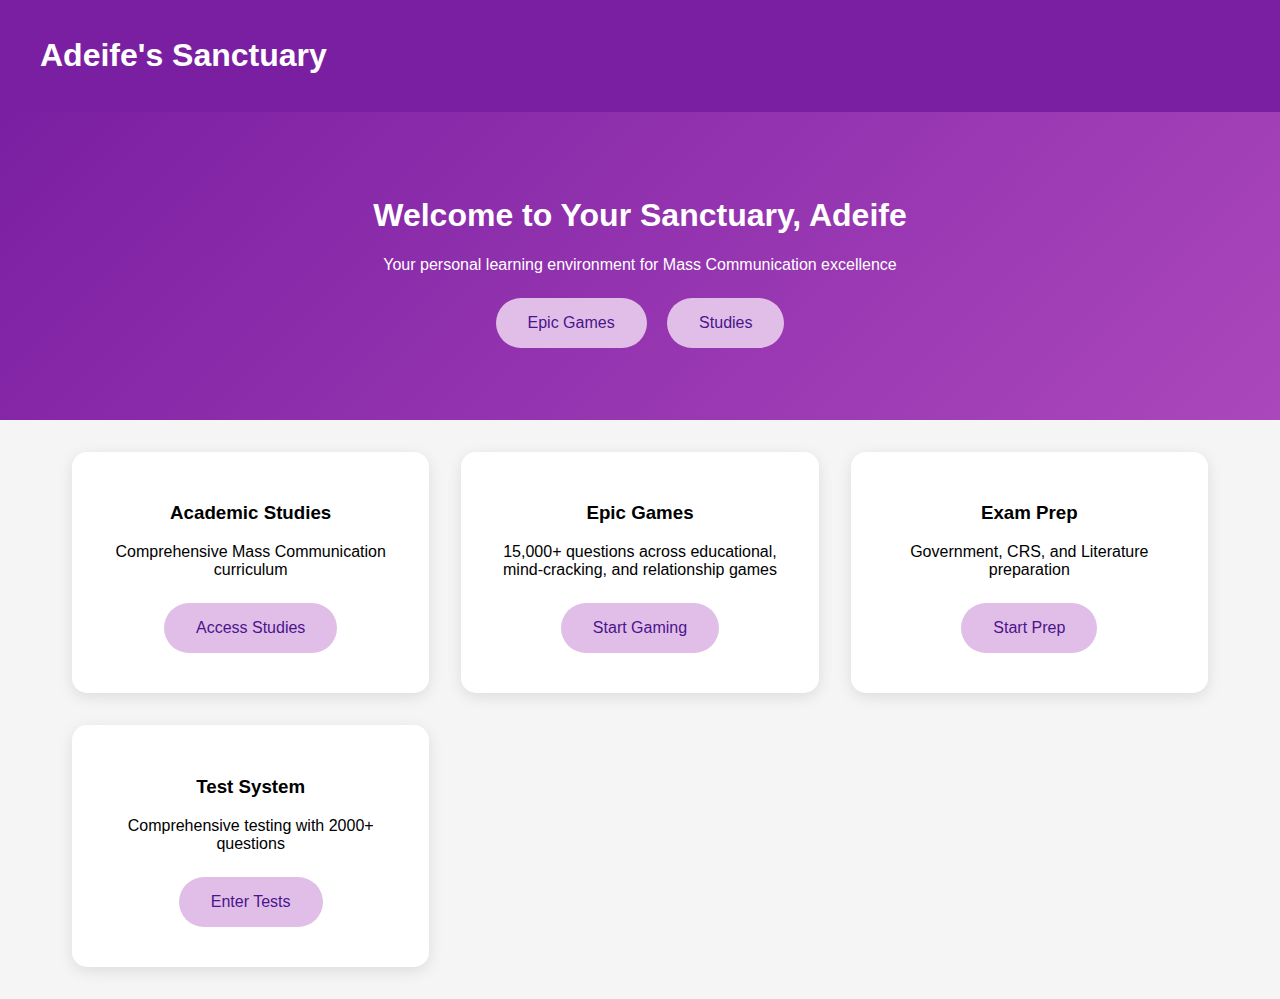
<file: index-simple.html>
<!DOCTYPE html>
<html lang="en">
<head>
    <meta charset="UTF-8">
    <meta name="viewport" content="width=device-width, initial-scale=1.0">
    <title>Adeife's Sanctuary</title>
    <style>
        body {
            font-family: Arial, sans-serif;
            margin: 0;
            padding: 0;
            background: #f5f5f5;
        }
        header {
            background: #7b1fa2;
            color: white;
            padding: 1rem;
        }
        .container {
            max-width: 1200px;
            margin: 0 auto;
            padding: 0 1rem;
        }
        .hero {
            background: linear-gradient(135deg, #7b1fa2, #ab47bc);
            color: white;
            padding: 4rem 1rem;
            text-align: center;
        }
        .btn {
            background: #e1bee7;
            color: #4a148c;
            padding: 1rem 2rem;
            text-decoration: none;
            border-radius: 25px;
            display: inline-block;
            margin: 0.5rem;
        }
        .cards {
            display: grid;
            grid-template-columns: repeat(auto-fit, minmax(300px, 1fr));
            gap: 2rem;
            padding: 2rem;
        }
        .card {
            background: white;
            padding: 2rem;
            border-radius: 15px;
            box-shadow: 0 4px 15px rgba(0,0,0,0.1);
            text-align: center;
        }
    </style>
</head>
<body>
    <header>
        <div class="container">
            <h1>Adeife's Sanctuary</h1>
        </div>
    </header>

    <section class="hero">
        <div class="container">
            <h1>Welcome to Your Sanctuary, Adeife</h1>
            <p>Your personal learning environment for Mass Communication excellence</p>
            <a href="games.html" class="btn">Epic Games</a>
            <a href="masscom.html" class="btn">Studies</a>
        </div>
    </section>

    <div class="container">
        <div class="cards">
            <div class="card">
                <h3>Academic Studies</h3>
                <p>Comprehensive Mass Communication curriculum</p>
                <a href="masscom.html" class="btn">Access Studies</a>
            </div>
            <div class="card">
                <h3>Epic Games</h3>
                <p>15,000+ questions across educational, mind-cracking, and relationship games</p>
                <a href="games.html" class="btn">Start Gaming</a>
            </div>
            <div class="card">
                <h3>Exam Prep</h3>
                <p>Government, CRS, and Literature preparation</p>
                <a href="examprep.html" class="btn">Start Prep</a>
            </div>
            <div class="card">
                <h3>Test System</h3>
                <p>Comprehensive testing with 2000+ questions</p>
                <a href="comprehensive-test-system.html" class="btn">Enter Tests</a>
            </div>
        </div>
    </div>
</body>
</html>
</file>
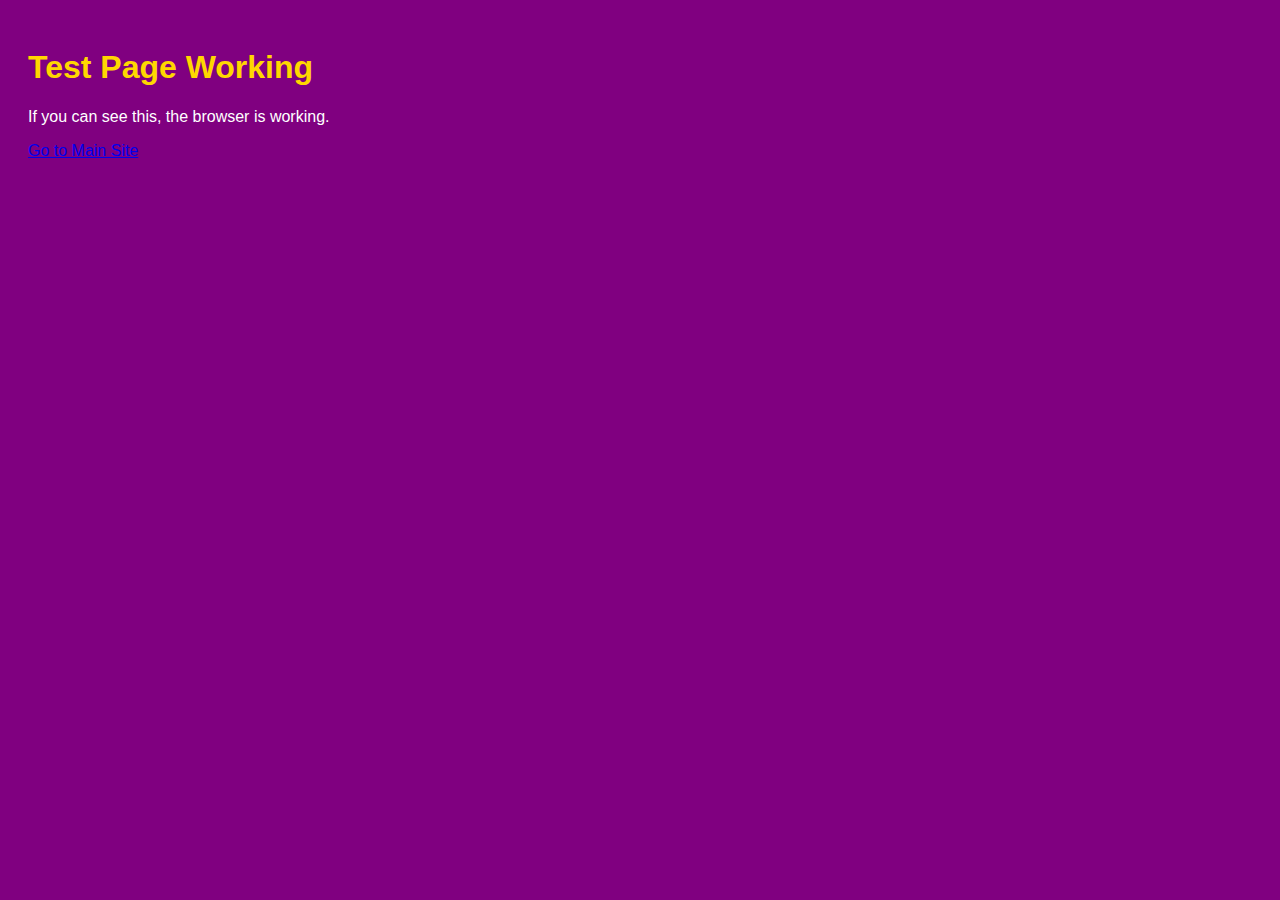
<file: test.html>
<!DOCTYPE html>
<html>
<head>
    <title>Test Page</title>
    <style>
        body { 
            font-family: Arial, sans-serif; 
            background: purple; 
            color: white; 
            padding: 20px; 
        }
        h1 { color: gold; }
    </style>
</head>
<body>
    <h1>Test Page Working</h1>
    <p>If you can see this, the browser is working.</p>
    <a href="index.html">Go to Main Site</a>
</body>
</html>
</file>
<file: styles.css>
/* Adeife's Sanctuary - Purple & White Theme */

:root {
  /* Purple & White Color Palette */
  --primary: #7b1fa2;
  --primary-light: #ab47bc;
  --primary-dark: #4a148c;
  --accent: #e1bee7;
  --accent-light: #f3e5f5;
  --accent-dark: #ba68c8;
  --bg: #fafafa;
  --card-bg: #fff;
  --text: #212121;
  --text-light: #757575;
  --muted: #9e9e9e;
  --success: #4caf50;
  --error: #f44336;
  
  /* Spacing and sizing */
  --spacing-xs: 0.25rem;
  --spacing-sm: 0.5rem;
  --spacing-md: 1rem;
  --spacing-lg: 1.5rem;
  --spacing-xl: 2rem;
  --spacing-xxl: 3rem;
  
  /* UI elements */
  --radius: 16px;
  --radius-sm: 8px;
  --radius-lg: 24px;
  --shadow: 0 4px 20px rgba(123, 31, 162, 0.15);
  --shadow-hover: 0 8px 30px rgba(123, 31, 162, 0.25);
  --shadow-sm: 0 2px 8px rgba(123, 31, 162, 0.1);
  --transition: 0.3s cubic-bezier(.4,0,.2,1);
  
  /* Layout */
  --header-height: 70px;
  --content-width: 1200px;
}

/* Reset and base styles */
* {
  box-sizing: border-box;
  margin: 0;
  padding: 0;
}

html {
  scroll-behavior: smooth;
  font-size: 16px;
}

body {
  font-family: 'Poppins', -apple-system, BlinkMacSystemFont, 'Segoe UI', Roboto, sans-serif;
  background: var(--bg);
  color: var(--text);
  line-height: 1.6;
  overflow-x: hidden;
  -webkit-font-smoothing: antialiased;
}

img, svg, video {
  display: block;
  max-width: 100%;
  height: auto;
}

a {
  color: inherit;
  text-decoration: none;
}

ul, ol {
  list-style: none;
}

/* Layout */
.container {
  width: 100%;
  max-width: var(--content-width);
  margin: 0 auto;
  padding: 0 var(--spacing-lg);
}

main {
  margin: var(--spacing-xxl) auto;
  padding: 0 var(--spacing-lg);
  max-width: var(--content-width);
}

/* Header & Navigation */
header {
  background: linear-gradient(135deg, var(--primary) 0%, var(--primary-light) 100%);
  color: #fff;
  box-shadow: var(--shadow);
  position: sticky;
  top: 0;
  z-index: 1000;
  height: var(--header-height);
  display: flex;
  align-items: center;
}

.header-wrapper {
  display: flex;
  align-items: center;
  justify-content: space-between;
  width: 100%;
  height: 100%;
  padding: 0 var(--spacing-md);
}

.logo-container {
  display: flex;
  align-items: center;
  z-index: 1010;
}

.logo {
  font-size: 1.5rem;
  font-weight: 800;
  color: #fff;
  display: flex;
  align-items: center;
  gap: var(--spacing-sm);
}

.logo-icon {
  width: 40px;
  height: 40px;
  background: #fff;
  border-radius: 50%;
  display: flex;
  align-items: center;
  justify-content: center;
  color: var(--primary);
  font-weight: 900;
  font-size: 1.4rem;
  box-shadow: var(--shadow-sm);
}

.main-nav {
  display: flex;
  justify-content: center;
  flex-wrap: wrap;
}

.main-nav a {
  color: #fff;
  font-weight: 500;
  margin: 0 var(--spacing-sm);
  font-size: 1.1rem;
  padding: var(--spacing-sm) var(--spacing-lg);
  border-radius: 30px;
  transition: all var(--transition);
  position: relative;
  min-height: 44px;
  display: inline-flex;
  align-items: center;
  justify-content: center;
}

.main-nav a:hover, .main-nav a.active {
  background: var(--accent);
  color: var(--primary);
  transform: translateY(-2px);
}

/* Hero section */
.hero {
  display: flex;
  align-items: center;
  justify-content: center;
  padding: var(--spacing-lg);
  position: relative;
  overflow: hidden;
  min-height: 80vh;
  border-radius: 0 0 var(--radius-lg) var(--radius-lg);
}

.hero-background {
  position: absolute;
  top: 0;
  left: 0;
  width: 100%;
  height: 100%;
  background: linear-gradient(135deg, var(--primary) 0%, var(--primary-light) 50%, var(--accent) 100%);
  z-index: 0;
}

.hero-overlay {
  position: absolute;
  top: 0;
  left: 0;
  width: 100%;
  height: 100%;
  background: linear-gradient(135deg, rgba(123, 31, 162, 0.3) 0%, rgba(171, 71, 188, 0.2) 100%);
  z-index: 1;
}

.hero-content {
  position: relative;
  z-index: 2;
  text-align: center;
  max-width: 800px;
  margin: 0 auto;
  padding: var(--spacing-lg);
  animation: fadeInUp 1s ease-out;
}

.hero-tagline {
  display: inline-block;
  background-color: var(--accent);
  color: var(--primary-dark);
  font-size: 0.9rem;
  font-weight: 600;
  text-transform: uppercase;
  letter-spacing: 1px;
  padding: 0.4rem 1rem;
  border-radius: 30px;
  margin-bottom: 1rem;
}

.hero-content h1 {
  font-size: clamp(2.5rem, 5vw, 4rem);
  letter-spacing: 2px;
  margin: 0 0 var(--spacing-md) 0;
  font-weight: 800;
  color: #fff;
  text-shadow: 0 2px 4px rgba(0,0,0,0.3);
  line-height: 1.2;
  background: linear-gradient(45deg, #fff, var(--accent));
  -webkit-background-clip: text;
  -webkit-text-fill-color: transparent;
  background-clip: text;
}

.hero-content p {
  font-size: clamp(1.1rem, 2vw, 1.3rem);
  color: #fff;
  margin: var(--spacing-md) 0 var(--spacing-xl);
  text-shadow: 0 1px 2px rgba(0,0,0,0.2);
  max-width: 600px;
  margin-left: auto;
  margin-right: auto;
}

.hero-buttons {
  display: flex;
  gap: var(--spacing-md);
  margin-top: var(--spacing-xl);
  justify-content: center;
  flex-wrap: wrap;
}

/* Buttons */
.btn {
  display: inline-flex;
  align-items: center;
  justify-content: center;
  background: var(--accent);
  color: var(--primary-dark);
  padding: var(--spacing-md) var(--spacing-xl);
  border-radius: 30px;
  font-weight: 600;
  transition: all var(--transition);
  border: none;
  cursor: pointer;
  box-shadow: 0 4px 15px rgba(225, 190, 231, 0.4);
  text-align: center;
  min-height: 44px;
  position: relative;
  overflow: hidden;
}

.btn:hover {
  background: var(--primary);
  color: #fff;
  transform: translateY(-3px);
  box-shadow: 0 6px 20px rgba(123, 31, 162, 0.4);
}

.btn-secondary {
  background: var(--primary);
  color: #fff;
  border: 2px solid var(--primary);
}

.btn-secondary:hover {
  background: var(--primary-dark);
  border-color: var(--primary-dark);
}

.btn-outline {
  background: transparent;
  border: 2px solid var(--accent);
  color: #fff;
  box-shadow: none;
}

.btn-outline:hover {
  background: var(--accent);
  color: var(--primary-dark);
}

/* Section titles */
.section-title {
  text-align: center;
  margin-bottom: var(--spacing-xxl);
}

.section-title h2 {
  font-size: clamp(2rem, 4vw, 2.5rem);
  color: var(--primary);
  font-weight: 700;
  margin-bottom: var(--spacing-md);
  position: relative;
  display: inline-block;
}

.section-title h2::after {
  content: '';
  position: absolute;
  bottom: -10px;
  left: 50%;
  transform: translateX(-50%);
  width: 80px;
  height: 4px;
  background: linear-gradient(90deg, var(--primary), var(--accent));
  border-radius: 2px;
}

.section-title p {
  color: var(--text-light);
  font-size: 1.1rem;
}

/* Cards */
.cards-container {
  display: grid;
  grid-template-columns: repeat(auto-fit, minmax(280px, 1fr));
  gap: var(--spacing-xl);
  width: 100%;
}

.card {
  background: var(--card-bg);
  border-radius: var(--radius);
  box-shadow: var(--shadow);
  padding: var(--spacing-xl);
  transition: all var(--transition);
  display: flex;
  flex-direction: column;
  min-height: 320px;
  position: relative;
  overflow: hidden;
  border: 2px solid transparent;
}

.card:hover {
  box-shadow: var(--shadow-hover);
  transform: translateY(-5px);
  border-color: var(--accent);
}

.card-icon {
  font-size: 3rem;
  color: var(--primary);
  margin-bottom: var(--spacing-lg);
  text-align: center;
}

.card h3 {
  color: var(--primary);
  font-size: 1.4rem;
  font-weight: 700;
  margin-bottom: var(--spacing-md);
  text-align: center;
}

.card p {
  color: var(--text-light);
  font-size: 1rem;
  margin-bottom: var(--spacing-lg);
  flex-grow: 1;
  text-align: center;
}

.card-content {
  display: flex;
  flex-direction: column;
  height: 100%;
  text-align: center;
}

.card-content .btn {
  margin-top: auto;
  align-self: center;
}

/* Motivation Message Section */
.motivation-message {
  margin: var(--spacing-xxl) 0;
}

.love-card {
  background: linear-gradient(135deg, var(--primary) 0%, var(--primary-light) 100%);
  color: #fff;
  padding: var(--spacing-xxl);
  border-radius: var(--radius-lg);
  text-align: center;
  box-shadow: var(--shadow-hover);
  position: relative;
  overflow: hidden;
}

.love-card::before {
  content: '🎓';
  position: absolute;
  top: -20px;
  right: -20px;
  font-size: 8rem;
  opacity: 0.1;
  transform: rotate(15deg);
}

.love-card h2 {
  font-size: 2rem;
  margin-bottom: var(--spacing-lg);
  color: var(--accent);
}

.love-card p {
  font-size: 1.1rem;
  line-height: 1.8;
  margin-bottom: var(--spacing-lg);
}

.signature {
  font-size: 1.2rem;
  font-weight: 600;
  color: var(--accent);
  font-style: italic;
}

/* Footer */
footer {
  background: var(--primary);
  color: #fff;
  padding: var(--spacing-xxl) 0 var(--spacing-lg) 0;
  border-radius: var(--radius-lg) var(--radius-lg) 0 0;
  margin-top: var(--spacing-xxl);
  box-shadow: var(--shadow);
}

.footer-content {
  display: grid;
  grid-template-columns: repeat(auto-fit, minmax(200px, 1fr));
  gap: var(--spacing-xl);
  margin-bottom: var(--spacing-xl);
}

.footer-column h3 {
  color: var(--accent);
  margin-bottom: var(--spacing-lg);
  font-size: 1.2rem;
}

.footer-column ul li {
  margin-bottom: var(--spacing-sm);
}

.footer-column a {
  color: #e3e6f3;
  transition: color var(--transition);
}

.footer-column a:hover {
  color: var(--accent);
}

.copyright {
  text-align: center;
  padding-top: var(--spacing-lg);
  border-top: 1px solid rgba(255,255,255,0.1);
  font-size: 0.9rem;
  color: rgba(255,255,255,0.7);
}

/* Animations */
@keyframes fadeInUp {
  from {
    opacity: 0;
    transform: translateY(30px);
  }
  to {
    opacity: 1;
    transform: translateY(0);
  }
}

.animate {
  opacity: 0;
  transform: translateY(20px);
  transition: opacity 0.6s ease, transform 0.6s ease;
}

/* Mobile Menu */
.mobile-menu-toggle {
  display: none;
  flex-direction: column;
  background: none;
  border: none;
  cursor: pointer;
  padding: 8px;
  z-index: 1010;
}

.mobile-menu-toggle span {
  width: 25px;
  height: 3px;
  background: #fff;
  margin: 3px 0;
  transition: 0.3s;
  border-radius: 2px;
  display: block;
}

/* Motivation Quotes Carousel */
.motivation-carousel {
  background: linear-gradient(135deg, var(--accent) 0%, #fff 100%);
  padding: var(--spacing-xl);
  border-radius: var(--radius-lg);
  margin-top: var(--spacing-xl);
  text-align: center;
  position: relative;
  overflow: hidden;
}

.quote-container {
  position: relative;
  min-height: 120px;
}

.quote {
  position: absolute;
  top: 0;
  left: 0;
  width: 100%;
  opacity: 0;
  transform: translateY(20px);
  transition: all 0.5s ease;
}

.quote.active {
  opacity: 1;
  transform: translateY(0);
}

.quote p {
  font-size: 1.2rem;
  font-style: italic;
  color: var(--primary);
  margin-bottom: var(--spacing-md);
  line-height: 1.6;
}

.quote-author {
  color: var(--primary-dark);
  font-weight: 600;
}

.quote-dots {
  display: flex;
  justify-content: center;
  gap: var(--spacing-sm);
  margin-top: var(--spacing-lg);
}

.dot {
  width: 12px;
  height: 12px;
  border-radius: 50%;
  background: var(--primary);
  opacity: 0.5;
  cursor: pointer;
  transition: opacity 0.3s ease;
}

.dot.active {
  opacity: 1;
}

/* Inspiration Booster Section */
.inspiration-booster {
  margin: var(--spacing-xxl) 0;
}

.inspiration-carousel {
  background: linear-gradient(135deg, var(--primary-light) 0%, var(--accent) 100%);
  padding: var(--spacing-xxl);
  border-radius: var(--radius-lg);
  text-align: center;
  position: relative;
  overflow: hidden;
  min-height: 200px;
}

.inspiration-container {
  position: relative;
  min-height: 150px;
  display: flex;
  align-items: center;
  justify-content: center;
}

.inspiration-quote {
  position: absolute;
  top: 50%;
  left: 50%;
  transform: translate(-50%, -50%);
  width: 90%;
  opacity: 0;
  transition: opacity 0.8s ease;
}

.inspiration-quote.active {
  opacity: 1;
}

.inspiration-quote p {
  font-size: 1.4rem;
  font-style: italic;
  color: var(--primary-dark);
  margin-bottom: var(--spacing-md);
  line-height: 1.6;
  font-weight: 500;
}

.inspiration-author {
  color: var(--primary);
  font-weight: 700;
  font-size: 1.1rem;
}

.inspiration-controls {
  position: absolute;
  bottom: var(--spacing-lg);
  left: 50%;
  transform: translateX(-50%);
  display: flex;
  gap: var(--spacing-md);
}

.inspiration-btn {
  width: 40px;
  height: 40px;
  border-radius: 50%;
  background: var(--primary);
  color: #fff;
  border: none;
  cursor: pointer;
  display: flex;
  align-items: center;
  justify-content: center;
  transition: all var(--transition);
}

.inspiration-btn:hover {
  background: var(--primary-dark);
  transform: scale(1.1);
}

/* Academic Timeline */
.academic-timeline {
  margin: var(--spacing-xxl) 0;
}

.timeline {
  position: relative;
  max-width: 800px;
  margin: 0 auto;
}

.timeline::before {
  content: '';
  position: absolute;
  left: 50%;
  top: 0;
  bottom: 0;
  width: 4px;
  background: linear-gradient(180deg, var(--primary) 0%, var(--accent) 100%);
  transform: translateX(-50%);
}

.timeline-item {
  display: flex;
  align-items: center;
  margin-bottom: var(--spacing-xl);
  position: relative;
}

.timeline-item:nth-child(odd) {
  flex-direction: row;
}

.timeline-item:nth-child(even) {
  flex-direction: row-reverse;
}

.timeline-icon {
  width: 60px;
  height: 60px;
  border-radius: 50%;
  background: var(--primary);
  display: flex;
  align-items: center;
  justify-content: center;
  font-size: 1.5rem;
  color: #fff;
  z-index: 2;
  position: relative;
  margin: 0 var(--spacing-lg);
}

.timeline-content {
  background: var(--card-bg);
  padding: var(--spacing-lg);
  border-radius: var(--radius);
  box-shadow: var(--shadow);
  flex: 1;
  max-width: 300px;
}

.timeline-content h3 {
  color: var(--primary);
  margin-bottom: var(--spacing-sm);
}

.timeline-content p {
  color: var(--text);
  line-height: 1.6;
}

/* Study Stats */
.study-stats {
  background: linear-gradient(135deg, var(--primary) 0%, var(--primary-light) 100%);
  padding: var(--spacing-xxl);
  border-radius: var(--radius-lg);
  margin: var(--spacing-xxl) 0;
}

.stats-container {
  display: grid;
  grid-template-columns: repeat(auto-fit, minmax(200px, 1fr));
  gap: var(--spacing-lg);
}

.stat-card {
  text-align: center;
  color: #fff;
}

.stat-number {
  font-size: 3rem;
  font-weight: 800;
  margin-bottom: var(--spacing-sm);
  color: var(--accent);
}

.stat-label {
  font-size: 1.1rem;
  font-weight: 500;
}

/* Study Strengths */
.study-strengths {
  margin: var(--spacing-xxl) 0;
}

.reasons-grid {
  display: grid;
  grid-template-columns: repeat(auto-fit, minmax(280px, 1fr));
  gap: var(--spacing-lg);
}

.reason-card {
  background: var(--card-bg);
  padding: var(--spacing-xl);
  border-radius: var(--radius);
  text-align: center;
  box-shadow: var(--shadow);
  border: 2px solid transparent;
  transition: all var(--transition);
  position: relative;
  overflow: hidden;
}

.reason-card:hover {
  transform: translateY(-5px);
  box-shadow: var(--shadow-hover);
  border-color: var(--accent);
}

.reason-card::before {
  content: '';
  position: absolute;
  top: 0;
  left: 0;
  width: 100%;
  height: 4px;
  background: linear-gradient(90deg, var(--primary), var(--accent));
}

.reason-card i {
  font-size: 2.5rem;
  color: var(--primary);
  margin-bottom: var(--spacing-md);
}

.reason-card h3 {
  color: var(--primary-dark);
  margin-bottom: var(--spacing-sm);
}

.reason-card p {
  color: var(--text);
  line-height: 1.6;
}

/* Special Message */
.special-message {
  background: linear-gradient(135deg, var(--primary) 0%, var(--primary-light) 100%);
  color: #fff;
  padding: var(--spacing-lg) var(--spacing-xl);
  border-radius: var(--radius-lg);
  text-align: center;
  margin: var(--spacing-xl) 0;
  box-shadow: var(--shadow-hover);
  position: relative;
  overflow: hidden;
}

.special-message::before {
  content: '🎓';
  position: absolute;
  top: -10px;
  right: -10px;
  font-size: 4rem;
  opacity: 0.2;
  transform: rotate(15deg);
}

.special-message p {
  font-size: 1.3rem;
  font-weight: 600;
  margin: 0;
  text-shadow: 0 1px 2px rgba(0,0,0,0.2);
}

/* Responsive Styles */
@media (max-width: 768px) {
  .mobile-menu-toggle {
    display: flex;
  }
  
  .main-nav {
    display: none;
    position: fixed;
    top: var(--header-height);
    left: 0;
    width: 100%;
    background: var(--primary);
    flex-direction: column;
    padding: var(--spacing-lg);
    box-shadow: var(--shadow);
    z-index: 1000;
  }
  
  .main-nav.active {
    display: flex;
  }
  
  .main-nav a {
    margin: var(--spacing-sm) 0;
    padding: var(--spacing-md);
    border-radius: var(--radius-sm);
  }
  
  .timeline::before {
    left: 30px;
  }
  
  .timeline-item {
    flex-direction: row !important;
  }
  
  .timeline-icon {
    margin-left: 0;
    margin-right: var(--spacing-lg);
  }
  
  .stats-container {
    grid-template-columns: repeat(2, 1fr);
  }
  
  .hero {
    min-height: 60vh;
    padding: var(--spacing-lg) var(--spacing-md);
  }
  
  .hero-buttons {
    flex-direction: column;
    gap: var(--spacing-sm);
  }
  
  .hero-buttons .btn {
    width: 100%;
  }
  
  .cards-container {
    grid-template-columns: 1fr;
  }
  
  .footer-content {
    grid-template-columns: 1fr;
    text-align: center;
  }
}

@media (max-width: 480px) {
  .container, main {
    padding: 0 var(--spacing-md);
  }
  
  .card {
    padding: var(--spacing-lg);
  }
  
  .love-card {
    padding: var(--spacing-xl);
  }
  
  .stats-container {
    grid-template-columns: 1fr;
  }
  
  .stat-number {
    font-size: 2.5rem;
  }
  
  .reasons-grid {
    grid-template-columns: 1fr;
  }
  
  .timeline-content {
    max-width: none;
  }
}

/* Empowerment Section */
.empowerment-section {
  margin: var(--spacing-xxl) 0;
  background: linear-gradient(135deg, var(--accent-light) 0%, #fff 100%);
  padding: var(--spacing-xxl);
  border-radius: var(--radius-lg);
  box-shadow: var(--shadow);
}

.empowerment-grid {
  display: grid;
  grid-template-columns: repeat(auto-fit, minmax(280px, 1fr));
  gap: var(--spacing-lg);
}

.empowerment-card {
  background: #fff;
  padding: var(--spacing-xl);
  border-radius: var(--radius);
  text-align: center;
  box-shadow: var(--shadow-sm);
  border: 2px solid transparent;
  transition: all var(--transition);
  position: relative;
  overflow: hidden;
}

.empowerment-card:hover {
  transform: translateY(-5px);
  box-shadow: var(--shadow-hover);
  border-color: var(--primary);
}

.empowerment-card::before {
  content: '';
  position: absolute;
  top: 0;
  left: 0;
  width: 100%;
  height: 4px;
  background: linear-gradient(90deg, var(--primary), var(--accent));
}

.empowerment-card i {
  font-size: 2.5rem;
  color: var(--primary);
  margin-bottom: var(--spacing-md);
}

.empowerment-card h3 {
  color: var(--primary-dark);
  margin-bottom: var(--spacing-sm);
  font-size: 1.2rem;
}

.empowerment-card p {
  color: var(--text);
  line-height: 1.6;
  font-size: 0.95rem;
}

/* Enhanced animations for magical feel */
@keyframes sparkle {
  0%, 100% { transform: scale(1) rotate(0deg); }
  50% { transform: scale(1.1) rotate(180deg); }
}

.logo-icon {
  animation: sparkle 3s ease-in-out infinite;
}

/* Magical hover effects */
.card:hover {
  box-shadow: var(--shadow-hover);
  transform: translateY(-8px);
  border-color: var(--primary);
}

.card:hover .card-icon {
  transform: scale(1.1);
  color: var(--primary-light);
}

/* Focus styles */
:focus {
  outline: 3px solid var(--accent);
  outline-offset: 2px;
}
</file>
<file: apology-styles.css>
/* Apology Modal Styles */
.btn-apology {
  background: linear-gradient(135deg, #ff6b6b, #ff8e8e);
  color: #fff;
  border: none;
  position: relative;
  overflow: hidden;
  font-size: 1.1rem;
  font-weight: 700;
  text-transform: uppercase;
  letter-spacing: 1px;
  box-shadow: 0 8px 25px rgba(255, 107, 107, 0.4);
  animation: heartbeat 2s ease-in-out infinite;
}

.btn-apology:hover {
  background: linear-gradient(135deg, #ff5252, #ff7979);
  transform: translateY(-3px) scale(1.05);
  box-shadow: 0 12px 35px rgba(255, 107, 107, 0.6);
}

.btn-apology i {
  margin-right: 8px;
  animation: pulse 1.5s ease-in-out infinite;
}

.btn-glow {
  position: absolute;
  top: 0;
  left: -100%;
  width: 100%;
  height: 100%;
  background: linear-gradient(90deg, transparent, rgba(255, 255, 255, 0.3), transparent);
  animation: shine 3s ease-in-out infinite;
}

@keyframes heartbeat {
  0%, 100% { transform: scale(1); }
  50% { transform: scale(1.02); }
}

@keyframes pulse {
  0%, 100% { transform: scale(1); }
  50% { transform: scale(1.1); }
}

@keyframes shine {
  0% { left: -100%; }
  100% { left: 100%; }
}

/* Apology Modal */
.apology-modal {
  display: none;
  position: fixed;
  top: 0;
  left: 0;
  width: 100%;
  height: 100%;
  background: rgba(0, 0, 0, 0.8);
  backdrop-filter: blur(10px);
  z-index: 10000;
  align-items: center;
  justify-content: center;
  opacity: 0;
  transition: opacity 0.3s ease;
}

.apology-modal.show {
  opacity: 1;
}

.apology-content {
  background: linear-gradient(135deg, #fff 0%, #ffeef0 100%);
  border-radius: 20px;
  max-width: 600px;
  width: 90%;
  max-height: 90vh;
  overflow-y: auto;
  position: relative;
  box-shadow: 0 20px 60px rgba(255, 107, 107, 0.3);
  animation: modalSlideIn 0.5s ease-out;
  border: 3px solid #ff6b6b;
}

@keyframes modalSlideIn {
  from {
    transform: translateY(-50px) scale(0.9);
    opacity: 0;
  }
  to {
    transform: translateY(0) scale(1);
    opacity: 1;
  }
}

.apology-close {
  position: absolute;
  top: 15px;
  right: 20px;
  font-size: 2rem;
  color: #ff6b6b;
  cursor: pointer;
  z-index: 10001;
  width: 40px;
  height: 40px;
  display: flex;
  align-items: center;
  justify-content: center;
  border-radius: 50%;
  background: rgba(255, 107, 107, 0.1);
  transition: all 0.3s ease;
}

.apology-close:hover {
  background: #ff6b6b;
  color: #fff;
  transform: rotate(90deg);
}

.apology-header {
  text-align: center;
  padding: 40px 30px 20px;
  position: relative;
  background: linear-gradient(135deg, #ff6b6b, #ff8e8e);
  color: #fff;
  border-radius: 20px 20px 0 0;
  overflow: hidden;
}

.floating-hearts {
  position: absolute;
  top: 0;
  left: 0;
  width: 100%;
  height: 100%;
  pointer-events: none;
}

.floating-hearts i {
  position: absolute;
  font-size: 1.5rem;
  color: rgba(255, 255, 255, 0.3);
  animation: floatHeart 3s ease-in-out infinite;
}

.floating-hearts i:nth-child(1) { top: 20%; left: 10%; animation-delay: 0s; }
.floating-hearts i:nth-child(2) { top: 30%; right: 15%; animation-delay: 0.5s; }
.floating-hearts i:nth-child(3) { top: 60%; left: 20%; animation-delay: 1s; }
.floating-hearts i:nth-child(4) { top: 70%; right: 25%; animation-delay: 1.5s; }
.floating-hearts i:nth-child(5) { top: 40%; left: 50%; animation-delay: 2s; }

@keyframes floatHeart {
  0%, 100% { transform: translateY(0) rotate(0deg); opacity: 0.3; }
  50% { transform: translateY(-20px) rotate(10deg); opacity: 0.7; }
}

.apology-title {
  font-size: 2.2rem;
  font-weight: 800;
  margin-bottom: 10px;
  text-shadow: 0 2px 4px rgba(0, 0, 0, 0.2);
  position: relative;
  z-index: 2;
}

.apology-subtitle {
  font-size: 1.1rem;
  font-weight: 500;
  opacity: 0.9;
  position: relative;
  z-index: 2;
}

.apology-body {
  padding: 30px;
}

.apology-message {
  text-align: center;
}

.main-message {
  font-size: 1.2rem;
  line-height: 1.8;
  color: #333;
  margin-bottom: 30px;
  font-weight: 500;
}

.love-declaration {
  background: linear-gradient(135deg, #ffe0e6, #fff);
  padding: 25px;
  border-radius: 15px;
  margin: 25px 0;
  border-left: 5px solid #ff6b6b;
}

.love-declaration h3 {
  color: #ff6b6b;
  font-size: 1.4rem;
  margin-bottom: 20px;
  font-weight: 700;
}

.love-points {
  text-align: left;
}

.love-point {
  display: flex;
  align-items: center;
  margin-bottom: 15px;
  padding: 10px;
  background: rgba(255, 107, 107, 0.05);
  border-radius: 10px;
  transition: all 0.3s ease;
}

.love-point:hover {
  background: rgba(255, 107, 107, 0.1);
  transform: translateX(5px);
}

.love-point i {
  color: #ff6b6b;
  margin-right: 15px;
  font-size: 1.1rem;
  animation: twinkle 2s ease-in-out infinite;
}

@keyframes twinkle {
  0%, 100% { opacity: 1; transform: scale(1); }
  50% { opacity: 0.7; transform: scale(1.1); }
}

.love-point span {
  color: #333;
  font-weight: 500;
  line-height: 1.6;
}

.promise-section {
  background: linear-gradient(135deg, #fff, #f8f9ff);
  padding: 25px;
  border-radius: 15px;
  margin: 25px 0;
  border: 2px solid #ff6b6b;
}

.promise-section h3 {
  color: #ff6b6b;
  font-size: 1.4rem;
  margin-bottom: 15px;
  font-weight: 700;
}

.promise-section p {
  color: #333;
  line-height: 1.8;
  font-weight: 500;
}

.final-message {
  margin-top: 30px;
}

.final-message p {
  font-size: 1.1rem;
  color: #333;
  line-height: 1.8;
  margin-bottom: 20px;
  font-weight: 500;
}

.signature {
  font-size: 1.2rem;
  font-weight: 700;
  color: #ff6b6b;
  font-style: italic;
  margin-top: 20px;
}

.apology-actions {
  display: flex;
  gap: 15px;
  justify-content: center;
  margin-top: 30px;
  flex-wrap: wrap;
}

.btn-forgive {
  background: linear-gradient(135deg, #4caf50, #66bb6a);
  color: #fff;
  border: none;
  padding: 15px 30px;
  border-radius: 30px;
  font-weight: 700;
  font-size: 1.1rem;
  cursor: pointer;
  transition: all 0.3s ease;
  box-shadow: 0 6px 20px rgba(76, 175, 80, 0.3);
  display: flex;
  align-items: center;
  gap: 8px;
}

.btn-forgive:hover {
  background: linear-gradient(135deg, #43a047, #5cb85c);
  transform: translateY(-3px);
  box-shadow: 0 8px 25px rgba(76, 175, 80, 0.4);
}

.btn-love {
  background: linear-gradient(135deg, #e91e63, #f06292);
  color: #fff;
  border: none;
  padding: 15px 30px;
  border-radius: 30px;
  font-weight: 700;
  font-size: 1.1rem;
  cursor: pointer;
  transition: all 0.3s ease;
  box-shadow: 0 6px 20px rgba(233, 30, 99, 0.3);
  display: flex;
  align-items: center;
  gap: 8px;
}

.btn-love:hover {
  background: linear-gradient(135deg, #d81b60, #ec407a);
  transform: translateY(-3px);
  box-shadow: 0 8px 25px rgba(233, 30, 99, 0.4);
}

/* Success Modal */
.success-modal {
  display: none;
  position: fixed;
  top: 0;
  left: 0;
  width: 100%;
  height: 100%;
  background: rgba(0, 0, 0, 0.8);
  backdrop-filter: blur(10px);
  z-index: 10000;
  align-items: center;
  justify-content: center;
  opacity: 0;
  transition: opacity 0.3s ease;
}

.success-modal.show {
  opacity: 1;
}

.success-content {
  background: linear-gradient(135deg, #fff 0%, #f0fff4 100%);
  border-radius: 20px;
  padding: 40px;
  max-width: 500px;
  width: 90%;
  text-align: center;
  position: relative;
  box-shadow: 0 20px 60px rgba(76, 175, 80, 0.3);
  animation: successSlideIn 0.5s ease-out;
  border: 3px solid #4caf50;
}

@keyframes successSlideIn {
  from {
    transform: scale(0.8);
    opacity: 0;
  }
  to {
    transform: scale(1);
    opacity: 1;
  }
}

.success-animation {
  position: relative;
  height: 100px;
  margin-bottom: 20px;
}

.heart-explosion {
  position: relative;
  width: 100%;
  height: 100%;
}

.heart-explosion i {
  position: absolute;
  font-size: 2rem;
  color: #ff6b6b;
  top: 50%;
  left: 50%;
  transform: translate(-50%, -50%);
  opacity: 0;
}

@keyframes explodeHeart {
  0% {
    transform: translate(-50%, -50%) scale(0);
    opacity: 1;
  }
  50% {
    opacity: 1;
  }
  100% {
    transform: translate(-50%, -50%) scale(3);
    opacity: 0;
  }
}

.heart-explosion i:nth-child(1) { animation-delay: 0s; }
.heart-explosion i:nth-child(2) { animation-delay: 0.1s; }
.heart-explosion i:nth-child(3) { animation-delay: 0.2s; }
.heart-explosion i:nth-child(4) { animation-delay: 0.3s; }
.heart-explosion i:nth-child(5) { animation-delay: 0.4s; }
.heart-explosion i:nth-child(6) { animation-delay: 0.5s; }

#successTitle {
  font-size: 2rem;
  color: #4caf50;
  margin-bottom: 15px;
  font-weight: 800;
}

#successMessage {
  font-size: 1.1rem;
  color: #333;
  line-height: 1.8;
  margin-bottom: 25px;
  font-weight: 500;
}

.btn-close {
  background: linear-gradient(135deg, #4caf50, #66bb6a);
  color: #fff;
  border: none;
  padding: 12px 30px;
  border-radius: 25px;
  font-weight: 600;
  cursor: pointer;
  transition: all 0.3s ease;
  box-shadow: 0 4px 15px rgba(76, 175, 80, 0.3);
}

.btn-close:hover {
  background: linear-gradient(135deg, #43a047, #5cb85c);
  transform: translateY(-2px);
  box-shadow: 0 6px 20px rgba(76, 175, 80, 0.4);
}

/* Mobile Responsive */
@media (max-width: 768px) {
  .apology-content {
    width: 95%;
    margin: 20px;
  }
  
  .apology-title {
    font-size: 1.8rem;
  }
  
  .apology-header {
    padding: 30px 20px 15px;
  }
  
  .apology-body {
    padding: 20px;
  }
  
  .apology-actions {
    flex-direction: column;
    gap: 10px;
  }
  
  .btn-forgive,
  .btn-love {
    width: 100%;
    justify-content: center;
  }
  
  .love-points {
    text-align: center;
  }
  
  .love-point {
    flex-direction: column;
    text-align: center;
    gap: 10px;
  }
  
  .love-point i {
    margin-right: 0;
    margin-bottom: 5px;
  }
}

@media (max-width: 480px) {
  .apology-content {
    width: 98%;
    margin: 10px;
    border-radius: 15px;
  }
  
  .apology-title {
    font-size: 1.5rem;
  }
  
  .main-message {
    font-size: 1.1rem;
  }
  
  .love-declaration h3,
  .promise-section h3 {
    font-size: 1.2rem;
  }
  
  .floating-hearts i {
    font-size: 1.2rem;
  }
}
</file>
<file: test-system.css>
/* Comprehensive Test System Styles */

/* Study Formula Hero */
.study-formula-hero {
  background: linear-gradient(135deg, var(--primary) 0%, var(--primary-light) 100%);
  color: #fff;
  padding: var(--spacing-xxl);
  border-radius: var(--radius-lg);
  margin-bottom: var(--spacing-xxl);
  text-align: center;
}

.study-formula-hero .hero-buttons {
  display: flex;
  gap: var(--spacing-md);
  flex-wrap: wrap;
  justify-content: center;
  margin-top: var(--spacing-xl);
}

.study-formula-hero .hero-buttons .btn {
  color: #fff;
  border-color: #fff;
}

.study-formula-hero .hero-buttons .btn:hover {
  background: #fff;
  color: var(--primary);
}

.formula-overview {
  margin-top: var(--spacing-xl);
}

.formula-stats {
  display: grid;
  grid-template-columns: repeat(auto-fit, minmax(200px, 1fr));
  gap: var(--spacing-lg);
}

.stat-card {
  background: rgba(255, 255, 255, 0.1);
  padding: var(--spacing-xl);
  border-radius: var(--radius);
  text-align: center;
  backdrop-filter: blur(10px);
  border: 1px solid rgba(255, 255, 255, 0.2);
}

.stat-card i {
  font-size: 2.5rem;
  margin-bottom: var(--spacing-md);
  color: var(--accent);
}

.stat-card h3 {
  font-size: 2rem;
  margin: 0 0 var(--spacing-xs) 0;
  font-weight: 800;
}

.stat-card p {
  margin: 0;
  opacity: 0.9;
}

/* Study Phases */
.study-phases {
  margin-bottom: var(--spacing-xxl);
}

.study-phases h2 {
  text-align: center;
  color: var(--primary);
  margin-bottom: var(--spacing-xl);
  font-size: 2rem;
}

.phases-container {
  display: grid;
  grid-template-columns: repeat(auto-fit, minmax(300px, 1fr));
  gap: var(--spacing-xl);
}

.phase-card {
  background: var(--card-bg);
  border-radius: var(--radius);
  padding: var(--spacing-xl);
  box-shadow: var(--shadow);
  border-left: 4px solid var(--primary);
  transition: all var(--transition);
}

.phase-card:hover {
  transform: translateY(-5px);
  box-shadow: var(--shadow-lg);
}

.phase-header {
  display: flex;
  align-items: center;
  gap: var(--spacing-md);
  margin-bottom: var(--spacing-lg);
}

.phase-number {
  width: 50px;
  height: 50px;
  background: var(--primary);
  color: #fff;
  border-radius: 50%;
  display: flex;
  align-items: center;
  justify-content: center;
  font-size: 1.5rem;
  font-weight: 800;
  flex-shrink: 0;
}

.phase-info h3 {
  margin: 0 0 var(--spacing-xs) 0;
  color: var(--primary-dark);
  font-size: 1.3rem;
}

.phase-info span {
  color: var(--text-light);
  font-weight: 600;
}

.phase-content p {
  color: var(--text);
  margin-bottom: var(--spacing-md);
  font-weight: 500;
}

.phase-content ul {
  list-style: none;
  padding: 0;
  margin-bottom: var(--spacing-lg);
}

.phase-content li {
  color: var(--text);
  margin-bottom: var(--spacing-xs);
  padding-left: var(--spacing-md);
  position: relative;
}

.phase-content li::before {
  content: '✓';
  color: var(--success);
  font-weight: bold;
  position: absolute;
  left: 0;
}

.phase-targets {
  background: var(--bg);
  padding: var(--spacing-md);
  border-radius: var(--radius-sm);
  border-top: 3px solid var(--accent);
}

.phase-targets h4 {
  margin: 0 0 var(--spacing-md) 0;
  color: var(--primary-dark);
  font-size: 1rem;
}

.target-grid {
  display: grid;
  grid-template-columns: repeat(2, 1fr);
  gap: var(--spacing-sm);
}

.target-grid span {
  background: var(--accent-light);
  padding: var(--spacing-xs);
  border-radius: var(--radius-sm);
  text-align: center;
  font-weight: 600;
  color: var(--primary-dark);
  font-size: 0.9rem;
}

/* Subject Selection */
.subject-selection {
  margin-bottom: var(--spacing-xxl);
}

.subject-selection h2 {
  text-align: center;
  color: var(--primary);
  margin-bottom: var(--spacing-xl);
  font-size: 2rem;
}

.subject-grid {
  display: grid;
  grid-template-columns: repeat(auto-fit, minmax(280px, 1fr));
  gap: var(--spacing-xl);
}

.subject-card {
  background: var(--card-bg);
  border-radius: var(--radius);
  padding: var(--spacing-xl);
  box-shadow: var(--shadow);
  cursor: pointer;
  transition: all var(--transition);
  border: 2px solid transparent;
}

.subject-card:hover {
  transform: translateY(-5px);
  box-shadow: var(--shadow-lg);
  border-color: var(--primary);
}

.subject-card.selected {
  border-color: var(--primary);
  background: var(--accent-light);
}

.subject-icon {
  text-align: center;
  margin-bottom: var(--spacing-lg);
}

.subject-icon i {
  font-size: 3rem;
  color: var(--primary);
}

.subject-card h3 {
  text-align: center;
  color: var(--primary-dark);
  margin-bottom: var(--spacing-sm);
  font-size: 1.3rem;
}

.subject-card > p {
  text-align: center;
  color: var(--text-light);
  margin-bottom: var(--spacing-lg);
  font-weight: 600;
}

.subject-topics {
  display: flex;
  flex-wrap: wrap;
  gap: var(--spacing-xs);
  margin-bottom: var(--spacing-lg);
}

.subject-topics span {
  background: var(--bg);
  padding: var(--spacing-xs) var(--spacing-sm);
  border-radius: var(--radius-sm);
  font-size: 0.8rem;
  color: var(--text);
  border: 1px solid var(--accent-light);
}

.progress-indicator {
  margin-top: var(--spacing-md);
}

.progress-bar {
  width: 100%;
  height: 8px;
  background: var(--bg);
  border-radius: 4px;
  overflow: hidden;
  margin-bottom: var(--spacing-xs);
}

.progress-fill {
  height: 100%;
  background: linear-gradient(90deg, var(--primary) 0%, var(--accent) 100%);
  transition: width 0.3s ease;
}

.progress-text {
  font-size: 0.9rem;
  color: var(--text-light);
  font-weight: 600;
}

/* Test Type Selection */
.test-selection {
  margin-bottom: var(--spacing-xxl);
}

.test-selection h2 {
  text-align: center;
  color: var(--primary);
  margin-bottom: var(--spacing-xl);
  font-size: 2rem;
}

.test-types {
  display: grid;
  grid-template-columns: repeat(auto-fit, minmax(250px, 1fr));
  gap: var(--spacing-lg);
}

.test-type-card {
  background: var(--card-bg);
  border-radius: var(--radius);
  padding: var(--spacing-xl);
  box-shadow: var(--shadow);
  cursor: pointer;
  transition: all var(--transition);
  text-align: center;
  border: 2px solid transparent;
}

.test-type-card:hover {
  transform: translateY(-3px);
  box-shadow: var(--shadow-lg);
  border-color: var(--primary);
}

.test-type-card i {
  font-size: 2.5rem;
  color: var(--primary);
  margin-bottom: var(--spacing-md);
}

.test-type-card h3 {
  color: var(--primary-dark);
  margin-bottom: var(--spacing-md);
  font-size: 1.2rem;
}

.test-details p {
  color: var(--text);
  margin-bottom: var(--spacing-xs);
  font-size: 0.9rem;
}

.test-details p:last-child {
  color: var(--text-light);
  font-style: italic;
}

/* Topic Selection */
.topic-selection {
  margin-bottom: var(--spacing-xxl);
}

.topic-selection h2 {
  text-align: center;
  color: var(--primary);
  margin-bottom: var(--spacing-xl);
  font-size: 2rem;
}

.topics-grid {
  display: grid;
  grid-template-columns: repeat(auto-fit, minmax(200px, 1fr));
  gap: var(--spacing-md);
}

.topic-card {
  background: var(--card-bg);
  border-radius: var(--radius-sm);
  padding: var(--spacing-lg);
  box-shadow: var(--shadow-sm);
  cursor: pointer;
  transition: all var(--transition);
  text-align: center;
  border: 2px solid transparent;
}

.topic-card:hover {
  border-color: var(--primary);
  transform: translateY(-2px);
}

.topic-card h4 {
  color: var(--primary-dark);
  margin-bottom: var(--spacing-sm);
  font-size: 1rem;
}

.topic-card p {
  color: var(--text-light);
  font-size: 0.9rem;
  margin: 0;
}

/* Test Interface */
.test-interface {
  background: var(--card-bg);
  border-radius: var(--radius);
  padding: var(--spacing-xl);
  box-shadow: var(--shadow);
  margin-bottom: var(--spacing-xxl);
}

.test-header {
  display: flex;
  justify-content: space-between;
  align-items: center;
  padding-bottom: var(--spacing-lg);
  border-bottom: 2px solid var(--accent-light);
  margin-bottom: var(--spacing-xl);
}

.test-info h2 {
  color: var(--primary);
  margin: 0 0 var(--spacing-xs) 0;
  font-size: 1.5rem;
}

.test-meta {
  color: var(--text-light);
  font-size: 0.9rem;
}

.test-timer {
  display: flex;
  align-items: center;
  gap: var(--spacing-sm);
  background: var(--bg);
  padding: var(--spacing-md);
  border-radius: var(--radius-sm);
  color: var(--primary);
  font-weight: 600;
  font-size: 1.1rem;
}

.question-container {
  margin-bottom: var(--spacing-xl);
}

.question-number {
  color: var(--primary);
  font-weight: 600;
  margin-bottom: var(--spacing-md);
  font-size: 1.1rem;
}

.question-text {
  background: var(--bg);
  padding: var(--spacing-xl);
  border-radius: var(--radius-sm);
  margin-bottom: var(--spacing-xl);
  font-size: 1.1rem;
  line-height: 1.6;
  color: var(--text);
  border-left: 4px solid var(--primary);
}

.options-container {
  display: grid;
  gap: var(--spacing-md);
}

.option {
  background: var(--bg);
  border: 2px solid var(--accent-light);
  border-radius: var(--radius-sm);
  padding: var(--spacing-lg);
  cursor: pointer;
  transition: all var(--transition);
  display: flex;
  align-items: center;
  gap: var(--spacing-md);
}

.option:hover {
  border-color: var(--primary);
  background: var(--accent-light);
}

.option.selected {
  border-color: var(--primary);
  background: var(--primary);
  color: #fff;
}

.option-letter {
  width: 30px;
  height: 30px;
  background: var(--accent);
  color: var(--primary-dark);
  border-radius: 50%;
  display: flex;
  align-items: center;
  justify-content: center;
  font-weight: 600;
  flex-shrink: 0;
}

.option.selected .option-letter {
  background: #fff;
  color: var(--primary);
}

.option-text {
  flex: 1;
  color: var(--text);
}

.option.selected .option-text {
  color: #fff;
}

/* Test Controls */
.test-controls {
  display: flex;
  justify-content: center;
  gap: var(--spacing-md);
  margin-bottom: var(--spacing-xl);
  flex-wrap: wrap;
}

/* Question Navigator */
.question-navigator {
  background: var(--bg);
  padding: var(--spacing-lg);
  border-radius: var(--radius-sm);
  border-top: 3px solid var(--primary);
}

.question-navigator h4 {
  color: var(--primary-dark);
  margin-bottom: var(--spacing-md);
  font-size: 1rem;
}

.navigator-grid {
  display: grid;
  grid-template-columns: repeat(auto-fill, minmax(40px, 1fr));
  gap: var(--spacing-xs);
  margin-bottom: var(--spacing-md);
}

.nav-question {
  width: 40px;
  height: 40px;
  border: 2px solid var(--accent-light);
  border-radius: var(--radius-sm);
  display: flex;
  align-items: center;
  justify-content: center;
  cursor: pointer;
  transition: all var(--transition);
  font-weight: 600;
  font-size: 0.9rem;
}

.nav-question.answered {
  background: var(--success);
  color: #fff;
  border-color: var(--success);
}

.nav-question.flagged {
  background: var(--warning);
  color: #fff;
  border-color: var(--warning);
}

.nav-question.current {
  background: var(--primary);
  color: #fff;
  border-color: var(--primary);
}

.nav-question.unanswered {
  background: var(--bg);
  color: var(--text-light);
}

.navigator-legend {
  display: flex;
  gap: var(--spacing-md);
  flex-wrap: wrap;
}

.legend-item {
  display: flex;
  align-items: center;
  gap: var(--spacing-xs);
  font-size: 0.8rem;
  color: var(--text-light);
}

.legend-color {
  width: 12px;
  height: 12px;
  border-radius: 2px;
}

.legend-color.answered {
  background: var(--success);
}

.legend-color.flagged {
  background: var(--warning);
}

.legend-color.current {
  background: var(--primary);
}

.legend-color.unanswered {
  background: var(--accent-light);
}

/* Test Results */
.test-results {
  background: var(--card-bg);
  border-radius: var(--radius);
  padding: var(--spacing-xl);
  box-shadow: var(--shadow);
  margin-bottom: var(--spacing-xxl);
  text-align: center;
}

.results-header {
  margin-bottom: var(--spacing-xl);
}

.results-header i {
  font-size: 3rem;
  color: var(--accent-dark);
  margin-bottom: var(--spacing-md);
}

.results-header h2 {
  color: var(--primary);
  font-size: 2rem;
  margin: 0;
}

.results-summary {
  display: grid;
  grid-template-columns: 1fr 1fr;
  gap: var(--spacing-xl);
  margin-bottom: var(--spacing-xl);
}

.score-display {
  display: flex;
  flex-direction: column;
  align-items: center;
  gap: var(--spacing-md);
}

.score-circle {
  width: 120px;
  height: 120px;
  border-radius: 50%;
  background: linear-gradient(135deg, var(--primary) 0%, var(--primary-light) 100%);
  display: flex;
  align-items: center;
  justify-content: center;
  box-shadow: var(--shadow);
}

.score-circle span {
  font-size: 2rem;
  font-weight: 800;
  color: #fff;
}

.score-details p {
  margin: var(--spacing-xs) 0;
  color: var(--text);
}

.pass-status {
  font-weight: 600;
  font-size: 1.1rem;
}

.pass-status.passed {
  color: var(--success);
}

.pass-status.failed {
  color: var(--error);
}

.performance-metrics {
  display: grid;
  gap: var(--spacing-md);
}

.metric {
  display: flex;
  align-items: center;
  gap: var(--spacing-md);
  background: var(--bg);
  padding: var(--spacing-md);
  border-radius: var(--radius-sm);
}

.metric i {
  color: var(--primary);
  font-size: 1.2rem;
}

.metric span {
  color: var(--text-light);
  flex: 1;
}

.metric strong {
  color: var(--primary-dark);
}

.results-actions {
  display: flex;
  justify-content: center;
  gap: var(--spacing-md);
  flex-wrap: wrap;
}

/* Study Resources */
.study-resources {
  margin-bottom: var(--spacing-xxl);
}

.study-resources h2 {
  text-align: center;
  color: var(--primary);
  margin-bottom: var(--spacing-xl);
  font-size: 2rem;
}

.resources-tabs {
  display: flex;
  justify-content: center;
  margin-bottom: var(--spacing-xl);
  border-bottom: 2px solid var(--accent-light);
  flex-wrap: wrap;
  gap: var(--spacing-sm);
}

.resource-tab {
  background: none;
  border: none;
  padding: var(--spacing-md) var(--spacing-lg);
  font-size: 1rem;
  font-weight: 600;
  color: var(--text-light);
  cursor: pointer;
  border-radius: var(--radius-sm) var(--radius-sm) 0 0;
  transition: all var(--transition);
  display: flex;
  align-items: center;
  gap: var(--spacing-sm);
}

.resource-tab:hover {
  background: var(--accent-light);
  color: var(--primary);
}

.resource-tab.active {
  background: var(--primary);
  color: #fff;
  border-bottom: 3px solid var(--accent);
}

.resources-content {
  background: var(--card-bg);
  border-radius: var(--radius);
  padding: var(--spacing-xl);
  box-shadow: var(--shadow);
}

/* Responsive Design */
@media (max-width: 768px) {
  .formula-stats {
    grid-template-columns: repeat(2, 1fr);
  }
  
  .phases-container {
    grid-template-columns: 1fr;
  }
  
  .subject-grid {
    grid-template-columns: 1fr;
  }
  
  .test-types {
    grid-template-columns: 1fr;
  }
  
  .test-header {
    flex-direction: column;
    gap: var(--spacing-md);
    text-align: center;
  }
  
  .results-summary {
    grid-template-columns: 1fr;
  }
  
  .resources-tabs {
    flex-direction: column;
  }
  
  .resource-tab {
    border-radius: var(--radius-sm);
    margin-bottom: var(--spacing-xs);
  }
}

@media (max-width: 480px) {
  .formula-stats {
    grid-template-columns: 1fr;
  }
  
  .target-grid {
    grid-template-columns: 1fr;
  }
  
  .test-controls {
    flex-direction: column;
  }
  
  .results-actions {
    flex-direction: column;
  }
}
</file>
<file: games.css>
/* Epic Games Universe Styling */

/* Games Hero Section */
.games-hero {
    background: linear-gradient(135deg, var(--primary) 0%, #9c27b0 100%);
    color: white;
    padding: 4rem 0;
    text-align: center;
    margin-bottom: 3rem;
}

.games-hero .section-title h2 {
    font-size: 3rem;
    font-weight: 800;
    margin-bottom: 1rem;
    text-shadow: 2px 2px 4px rgba(0,0,0,0.3);
}

.games-hero .section-title p {
    font-size: 1.2rem;
    opacity: 0.9;
    margin-bottom: 2rem;
}

.learning-stats {
    display: grid;
    grid-template-columns: repeat(auto-fit, minmax(200px, 1fr));
    gap: 2rem;
    max-width: 800px;
    margin: 0 auto;
}

.stat-item {
    text-align: center;
    padding: 1.5rem;
    background: rgba(255,255,255,0.1);
    border-radius: 15px;
    backdrop-filter: blur(10px);
    border: 1px solid rgba(255,255,255,0.2);
}

.stat-number {
    display: block;
    font-size: 2.5rem;
    font-weight: 800;
    color: #ffd700;
    margin-bottom: 0.5rem;
}

.stat-label {
    font-size: 0.9rem;
    opacity: 0.8;
    text-transform: uppercase;
    letter-spacing: 1px;
}

/* Universe Selection */
.game-universe-selection {
    margin-bottom: 3rem;
}

.universe-grid {
    display: grid;
    grid-template-columns: repeat(auto-fit, minmax(300px, 1fr));
    gap: 2rem;
    margin-top: 2rem;
}

.universe-card {
    background: white;
    border-radius: 20px;
    padding: 2rem;
    text-align: center;
    box-shadow: 0 10px 30px rgba(0,0,0,0.1);
    transition: all 0.3s ease;
    cursor: pointer;
    border: 3px solid transparent;
    position: relative;
    overflow: hidden;
}

.universe-card::before {
    content: '';
    position: absolute;
    top: 0;
    left: 0;
    right: 0;
    height: 5px;
    background: linear-gradient(90deg, var(--primary), #9c27b0);
    transform: scaleX(0);
    transition: transform 0.3s ease;
}

.universe-card:hover::before,
.universe-card.selected::before {
    transform: scaleX(1);
}

.universe-card:hover {
    transform: translateY(-10px);
    box-shadow: 0 20px 40px rgba(0,0,0,0.15);
}

.universe-card.selected {
    border-color: var(--primary);
    background: linear-gradient(135deg, #f8f9ff 0%, #e8f0ff 100%);
}

.universe-card.spicy {
    background: linear-gradient(135deg, #fff0f5 0%, #ffe0e6 100%);
}

.universe-card.spicy.selected {
    border-color: #e91e63;
}

.universe-icon {
    width: 80px;
    height: 80px;
    margin: 0 auto 1.5rem;
    background: linear-gradient(135deg, var(--primary), #9c27b0);
    border-radius: 50%;
    display: flex;
    align-items: center;
    justify-content: center;
    font-size: 2rem;
    color: white;
}

.universe-card.spicy .universe-icon {
    background: linear-gradient(135deg, #e91e63, #f06292);
}

.universe-card h4 {
    font-size: 1.5rem;
    font-weight: 700;
    margin-bottom: 1rem;
    color: var(--text-dark);
}

.universe-card p {
    color: var(--text-light);
    margin-bottom: 1.5rem;
    line-height: 1.6;
}

.universe-stats {
    display: flex;
    justify-content: space-between;
    padding-top: 1rem;
    border-top: 1px solid #eee;
}

.universe-stats span {
    font-size: 0.9rem;
    font-weight: 600;
    color: var(--primary);
}

/* Intensity Selection */
.intensity-selection {
    margin-bottom: 3rem;
    display: none;
}

.intensity-grid {
    display: grid;
    grid-template-columns: repeat(auto-fit, minmax(180px, 1fr));
    gap: 1.5rem;
    margin-top: 2rem;
}

.intensity-card {
    background: white;
    border-radius: 15px;
    padding: 1.5rem;
    text-align: center;
    box-shadow: 0 5px 15px rgba(0,0,0,0.1);
    transition: all 0.3s ease;
    cursor: pointer;
    border: 2px solid transparent;
    position: relative;
}

.intensity-card:hover {
    transform: translateY(-5px);
    box-shadow: 0 10px 25px rgba(0,0,0,0.15);
}

.intensity-card.selected {
    border-color: var(--primary);
    background: linear-gradient(135deg, #f8f9ff 0%, #e8f0ff 100%);
}

.intensity-icon {
    width: 50px;
    height: 50px;
    margin: 0 auto 1rem;
    background: var(--primary);
    border-radius: 50%;
    display: flex;
    align-items: center;
    justify-content: center;
    font-size: 1.2rem;
    color: white;
}

.intensity-card[data-level="soft"] .intensity-icon {
    background: #4caf50;
}

.intensity-card[data-level="normal"] .intensity-icon {
    background: #2196f3;
}

.intensity-card[data-level="challenging"] .intensity-icon {
    background: #ff9800;
}

.intensity-card[data-level="spicy"] .intensity-icon {
    background: #f44336;
}

.intensity-card[data-level="brutal"] .intensity-icon {
    background: #9c27b0;
}

.intensity-card[data-level="nasty"] .intensity-icon {
    background: #000;
}

.intensity-card h4 {
    font-size: 1.1rem;
    font-weight: 600;
    margin-bottom: 0.5rem;
    color: var(--text-dark);
}

.intensity-card p {
    font-size: 0.9rem;
    color: var(--text-light);
    line-height: 1.4;
}

/* Game Categories */
.game-categories {
    margin-bottom: 3rem;
    display: none;
}

.category-tabs {
    display: flex;
    flex-wrap: wrap;
    gap: 1rem;
    margin-bottom: 2rem;
    justify-content: center;
}

.category-tab {
    background: white;
    border: 2px solid #e0e0e0;
    border-radius: 25px;
    padding: 0.8rem 1.5rem;
    font-weight: 600;
    color: var(--text-dark);
    cursor: pointer;
    transition: all 0.3s ease;
    display: flex;
    align-items: center;
    gap: 0.5rem;
}

.category-tab:hover {
    border-color: var(--primary);
    background: #f8f9ff;
}

.category-tab.active {
    background: var(--primary);
    color: white;
    border-color: var(--primary);
}

.category-tab i {
    font-size: 1.1rem;
}

/* Games Grid */
.games-grid {
    display: grid;
    grid-template-columns: repeat(auto-fit, minmax(320px, 1fr));
    gap: 2rem;
}

.game-card {
    background: white;
    border-radius: 20px;
    padding: 2rem;
    box-shadow: 0 10px 30px rgba(0,0,0,0.1);
    transition: all 0.3s ease;
    cursor: pointer;
    position: relative;
    overflow: hidden;
}

.game-card::before {
    content: '';
    position: absolute;
    top: 0;
    left: 0;
    right: 0;
    height: 4px;
    background: linear-gradient(90deg, var(--primary), #9c27b0);
    transform: scaleX(0);
    transition: transform 0.3s ease;
}

.game-card:hover::before {
    transform: scaleX(1);
}

.game-card:hover {
    transform: translateY(-10px);
    box-shadow: 0 20px 40px rgba(0,0,0,0.15);
}

.game-header {
    display: flex;
    justify-content: space-between;
    align-items: center;
    margin-bottom: 1.5rem;
}

.game-header i {
    font-size: 2rem;
    color: var(--primary);
}

.game-badge {
    background: var(--primary);
    color: white;
    padding: 0.3rem 0.8rem;
    border-radius: 15px;
    font-size: 0.8rem;
    font-weight: 600;
    text-transform: uppercase;
}

.game-card h4 {
    font-size: 1.3rem;
    font-weight: 700;
    margin-bottom: 1rem;
    color: var(--text-dark);
}

.game-card p {
    color: var(--text-light);
    line-height: 1.6;
    margin-bottom: 1.5rem;
}

.game-meta {
    display: flex;
    justify-content: space-between;
    margin-bottom: 1rem;
    font-size: 0.9rem;
    color: var(--text-light);
}

.game-meta span {
    display: flex;
    align-items: center;
    gap: 0.3rem;
}

.intensity-indicator {
    position: absolute;
    top: 1rem;
    right: 1rem;
    padding: 0.3rem 0.8rem;
    border-radius: 10px;
    font-size: 0.7rem;
    font-weight: 700;
    text-transform: uppercase;
    letter-spacing: 1px;
}

.intensity-soft {
    background: #4caf50;
    color: white;
}

.intensity-normal {
    background: #2196f3;
    color: white;
}

.intensity-challenging {
    background: #ff9800;
    color: white;
}

.intensity-spicy {
    background: #f44336;
    color: white;
}

.intensity-brutal {
    background: #9c27b0;
    color: white;
}

.intensity-nasty {
    background: #000;
    color: white;
}

/* Game Interface */
.game-interface {
    background: white;
    border-radius: 20px;
    box-shadow: 0 20px 60px rgba(0,0,0,0.1);
    margin: 2rem 0;
    overflow: hidden;
}

.game-interface.hidden {
    display: none;
}

.game-header-bar {
    background: linear-gradient(135deg, var(--primary), #9c27b0);
    color: white;
    padding: 1.5rem 2rem;
    display: flex;
    justify-content: space-between;
    align-items: center;
}

.game-info h3 {
    font-size: 1.5rem;
    font-weight: 700;
    margin-bottom: 0.3rem;
}

.game-info span {
    opacity: 0.9;
    font-size: 0.9rem;
}

.game-stats {
    display: flex;
    gap: 2rem;
    align-items: center;
}

.game-stats span {
    font-weight: 600;
    font-size: 0.9rem;
}

.close-game {
    background: rgba(255,255,255,0.2);
    border: none;
    color: white;
    width: 40px;
    height: 40px;
    border-radius: 50%;
    cursor: pointer;
    transition: all 0.3s ease;
}

.close-game:hover {
    background: rgba(255,255,255,0.3);
}

.game-content {
    padding: 2rem;
}

.question-container {
    max-width: 800px;
    margin: 0 auto;
}

.question-header {
    display: flex;
    justify-content: space-between;
    align-items: center;
    margin-bottom: 2rem;
}

.question-number {
    font-weight: 600;
    color: var(--text-dark);
}

.intensity-badge {
    padding: 0.3rem 0.8rem;
    border-radius: 15px;
    font-size: 0.8rem;
    font-weight: 700;
    text-transform: uppercase;
}

.question-text {
    font-size: 1.2rem;
    font-weight: 600;
    color: var(--text-dark);
    margin-bottom: 2rem;
    line-height: 1.6;
}

.options-container {
    display: grid;
    gap: 1rem;
}

.option {
    display: flex;
    align-items: center;
    padding: 1rem 1.5rem;
    background: #f8f9fa;
    border: 2px solid transparent;
    border-radius: 15px;
    cursor: pointer;
    transition: all 0.3s ease;
}

.option:hover {
    background: #e8f0ff;
    border-color: var(--primary);
}

.option.selected {
    background: var(--primary);
    color: white;
    border-color: var(--primary);
}

.option-letter {
    width: 30px;
    height: 30px;
    background: var(--primary);
    color: white;
    border-radius: 50%;
    display: flex;
    align-items: center;
    justify-content: center;
    font-weight: 700;
    margin-right: 1rem;
    flex-shrink: 0;
}

.option.selected .option-letter {
    background: white;
    color: var(--primary);
}

.option-text {
    flex: 1;
    font-weight: 500;
}

.game-actions {
    padding: 1.5rem 2rem;
    background: #f8f9fa;
    display: flex;
    justify-content: space-between;
    align-items: center;
}

.game-btn {
    padding: 0.8rem 2rem;
    border: none;
    border-radius: 25px;
    font-weight: 600;
    cursor: pointer;
    transition: all 0.3s ease;
    text-transform: uppercase;
    letter-spacing: 1px;
}

.game-btn.primary {
    background: var(--primary);
    color: white;
}

.game-btn.secondary {
    background: #6c757d;
    color: white;
}

.game-btn.success {
    background: #28a745;
    color: white;
}

.game-btn:hover {
    transform: translateY(-2px);
    box-shadow: 0 5px 15px rgba(0,0,0,0.2);
}

/* Results Section */
.game-results {
    background: white;
    border-radius: 20px;
    box-shadow: 0 20px 60px rgba(0,0,0,0.1);
    margin: 2rem 0;
    overflow: hidden;
}

.game-results.hidden {
    display: none;
}

.results-container {
    padding: 3rem 2rem;
    text-align: center;
}

.results-header {
    margin-bottom: 3rem;
}

.results-icon {
    width: 100px;
    height: 100px;
    background: linear-gradient(135deg, #ffd700, #ffed4e);
    border-radius: 50%;
    display: flex;
    align-items: center;
    justify-content: center;
    margin: 0 auto 1.5rem;
    font-size: 3rem;
    color: white;
}

.results-header h3 {
    font-size: 2rem;
    font-weight: 700;
    margin-bottom: 1rem;
    color: var(--text-dark);
}

.results-metrics {
    display: grid;
    grid-template-columns: repeat(auto-fit, minmax(150px, 1fr));
    gap: 2rem;
    margin-bottom: 3rem;
}

.metric {
    text-align: center;
    padding: 1.5rem;
    background: #f8f9fa;
    border-radius: 15px;
}

.metric-value {
    display: block;
    font-size: 2rem;
    font-weight: 800;
    color: var(--primary);
    margin-bottom: 0.5rem;
}

.metric-label {
    font-size: 0.9rem;
    color: var(--text-light);
    text-transform: uppercase;
    letter-spacing: 1px;
}

.results-analysis {
    margin-bottom: 3rem;
}

.results-analysis h4 {
    font-size: 1.3rem;
    font-weight: 700;
    margin-bottom: 1.5rem;
    color: var(--text-dark);
}

.analysis-grid {
    display: grid;
    gap: 1rem;
    max-width: 400px;
    margin: 0 auto;
}

.analysis-item {
    display: flex;
    justify-content: space-between;
    padding: 1rem;
    background: #f8f9fa;
    border-radius: 10px;
}

.results-actions {
    display: flex;
    gap: 1rem;
    justify-content: center;
    flex-wrap: wrap;
}

/* Progress Dashboard */
.progress-dashboard {
    margin-top: 4rem;
}

.progress-grid {
    display: grid;
    grid-template-columns: repeat(auto-fit, minmax(300px, 1fr));
    gap: 2rem;
    margin-top: 2rem;
}

.progress-card {
    background: white;
    border-radius: 20px;
    padding: 2rem;
    box-shadow: 0 10px 30px rgba(0,0,0,0.1);
    transition: all 0.3s ease;
}

.progress-card:hover {
    transform: translateY(-5px);
    box-shadow: 0 15px 40px rgba(0,0,0,0.15);
}

.progress-header {
    display: flex;
    align-items: center;
    gap: 1rem;
    margin-bottom: 1.5rem;
}

.progress-header i {
    font-size: 1.5rem;
    color: var(--primary);
}

.progress-header h4 {
    font-size: 1.2rem;
    font-weight: 700;
    color: var(--text-dark);
}

.progress-stats {
    display: grid;
    grid-template-columns: 1fr 1fr;
    gap: 1rem;
}

.stat {
    text-align: center;
    padding: 1rem;
    background: #f8f9fa;
    border-radius: 10px;
}

.stat-value {
    display: block;
    font-size: 1.5rem;
    font-weight: 700;
    color: var(--primary);
    margin-bottom: 0.3rem;
}

.stat-label {
    font-size: 0.8rem;
    color: var(--text-light);
    text-transform: uppercase;
}

/* Age Verification Modal */
.age-verification-modal .modal-content {
    background: white;
    padding: 3rem;
    border-radius: 20px;
    text-align: center;
    max-width: 400px;
    box-shadow: 0 20px 60px rgba(0,0,0,0.3);
}

.age-verification-modal h3 {
    color: #e91e63;
    font-size: 1.5rem;
    font-weight: 700;
    margin-bottom: 1rem;
}

.age-verification-modal p {
    color: var(--text-light);
    margin-bottom: 1rem;
    line-height: 1.6;
}

.modal-actions {
    display: flex;
    gap: 1rem;
    justify-content: center;
    margin-top: 2rem;
}

/* Responsive Design */
@media (max-width: 768px) {
    .games-hero .section-title h2 {
        font-size: 2rem;
    }
    
    .learning-stats {
        grid-template-columns: repeat(2, 1fr);
        gap: 1rem;
    }
    
    .universe-grid {
        grid-template-columns: 1fr;
    }
    
    .intensity-grid {
        grid-template-columns: repeat(2, 1fr);
    }
    
    .games-grid {
        grid-template-columns: 1fr;
    }
    
    .category-tabs {
        flex-direction: column;
        align-items: center;
    }
    
    .game-header-bar {
        flex-direction: column;
        gap: 1rem;
        text-align: center;
    }
    
    .game-stats {
        gap: 1rem;
    }
    
    .results-metrics {
        grid-template-columns: repeat(2, 1fr);
    }
    
    .progress-grid {
        grid-template-columns: 1fr;
    }
    
    .results-actions {
        flex-direction: column;
    }
}

@media (max-width: 480px) {
    .learning-stats {
        grid-template-columns: 1fr;
    }
    
    .intensity-grid {
        grid-template-columns: 1fr;
    }
    
    .results-metrics {
        grid-template-columns: 1fr;
    }
    
    .game-content {
        padding: 1rem;
    }
    
    .results-container {
        padding: 2rem 1rem;
    }
}
</file>
